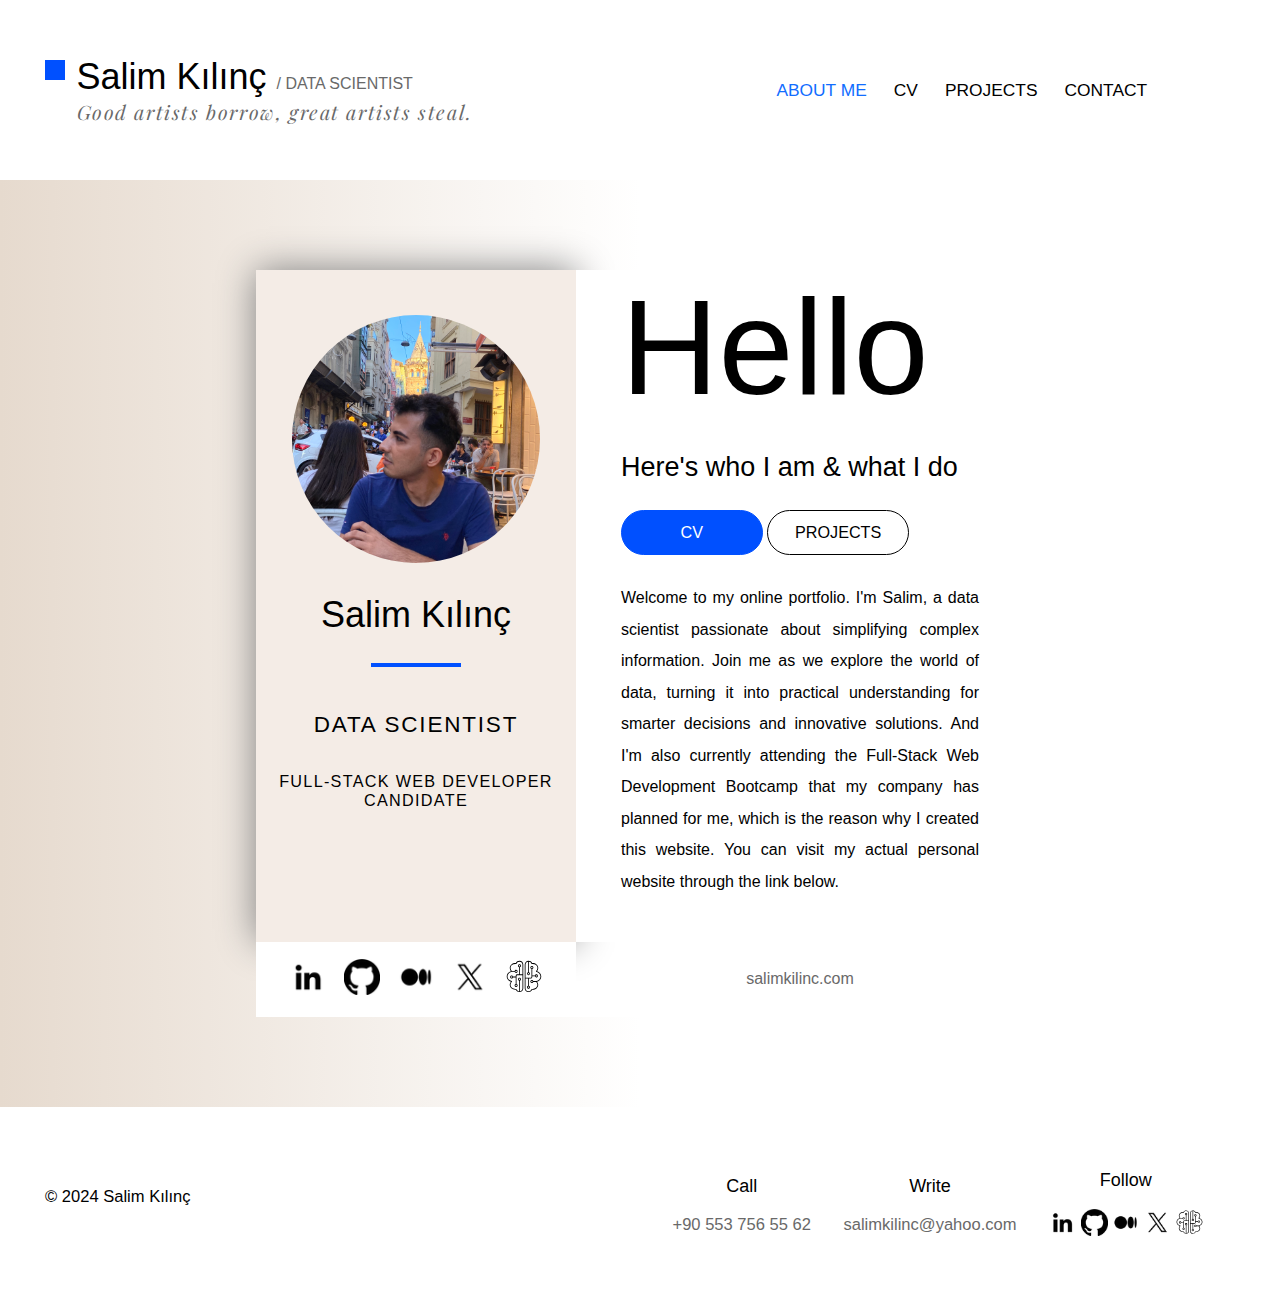
<file: index.html>
<!DOCTYPE html>
<html lang="en">
<head>
    <meta charset="UTF-8">
    <meta name="viewport" content="width=device-width, initial-scale=1.0">
    <title>About Me | SALİM KILINÇ</title>
    <link rel="icon" href="./assets/icons/salimkilinc-icon.svg">
    <link rel="stylesheet" href="./style.css">
    <link href="https://fonts.cdnfonts.com/css/avenir-lt-pro" rel="stylesheet">
    <link href="https://db.onlinewebfonts.com/c/028b4cfdfab5d1049178e9b1eb42f49e?family=Poppins+SemiBold" rel="stylesheet">
    <link rel="preconnect" href="https://fonts.googleapis.com">
    <link rel="preconnect" href="https://fonts.gstatic.com" crossorigin>
    <link href="https://fonts.googleapis.com/css2?family=Playfair+Display:ital,wght@0,400..900;1,400..900&display=swap" rel="stylesheet">
    <style>
        main {
            padding: 10vh;
            padding-left: 20vw;
            padding-right: 20vw;
            display: grid;
        }

        .outer-box{
            background-color: white;
            display: grid;
            grid-template-rows: 9fr 1fr;
            grid-template-columns: 1fr 1.4fr;
        }

        .inner-box-left {
            background-color: #f4ece6;
            display: flex;
            flex-flow: column wrap;
            align-items: center;
            box-shadow: 0 0 36px 0px grey;
        }

        .inner-box-left > * {
            margin: 0;
        }

        .inner-box-right {
            background-color: white;
            padding-left: 5vh;
            padding-right: 5vh;
            padding-bottom: 5vh;
            display: flex;
            flex-flow: column wrap;
            gap: 3vh;
        }

        .inner-box-right > * {
            margin: 0;
        }

        .inner-box-bottom {
            background-color: white;
            display: flex;
            justify-content: center;
            align-items: center;
            gap: 2vh;
        }

        .inner-box-bottom .follow-icon {
            height: 4vh;
        }

        /* .inner-box-bottom .follow-icon:hover {
            height: 4.5vh;
        } */

        .inner-box-bottom-right {
            display: flex;
            justify-content: center;
            align-items: center;
        }

        @media (max-width:800px) {
            main {
                padding: 0;
            }

            .outer-box {
                grid-template-columns: 1fr;
                grid-template-rows: auto auto auto auto;
            }

            .inner-box-right {
                align-items: center;
            }

            .inner-box-bottom {
                display: none;
            }

            .inner-box-bottom-right {
                margin-bottom: 3vh;
            }
        }
    </style>
</head>
<body>
    <header>
        <div class="header-container">
            <div class="header-item" id="h-first">
                <div class="blue-box"></div>
            </div>
            <div class="header-item" id="h-second">
                <a class="external-link" href="https://www.salimkilinc.com" target="_blank"><p><span class="name">Salim Kılınç </span>/ DATA SCIENTIST</p></a>
            </div>
            <div class="header-item" id="h-third">
                <p>Good artists borrow, great artists steal.</p>
            </div>
            <div class="header-item" id="h-fourth">
                <ul class="menu">
                    <li><a id="current-page" href="./index.html">ABOUT ME</a></li>
                    <li><a href="./public/cv.html">CV</a></li>
                    <li class="dropdown">
                        <a href="./public/projects.html">PROJECTS</a>
                        <div class="dropdown-content">
                            <a href="https://www.salimkilinc.com/building-a-recommender-system"  target="_blank">Recommender Systems</a>
                            <a href="https://www.salimkilinc.com/power-of-natural-language-processing"  target="_blank">Natural Language Processing</a>
                            <a href="https://www.salimkilinc.com/red-wine-quality-classifier" target="_blank">Balanced Classification</a>
                            <a href="https://www.salimkilinc.com/all-inclusive-imbalanced-classification" target="_blank">Imbalanced Classification</a>
                            <a href="https://www.salimkilinc.com/web-scraping-and-machine-learning" target="_blank">Web Scraping and Machine Learning</a>
                            <a href="https://www.salimkilinc.com/my-hello-world-to-data-science" target="_blank">My 'Hello World' to Data Science</a>
                        </div>
                    </li>
                    <li><a href="./public/contact.html">CONTACT</a></li>
                </ul>
            </div>
        </div>
    </header>
    <main>
        <div class="outer-box">
            <div class="inner-box-left">
                <a href="https://www.salimkilinc.com" target="_blank"><img style="height: 27.55vh; border-radius: 50%; margin-top: 5vh;" id="profile-pic" src="./assets/images/salim.jpeg" alt="A photo of Salim Kılınç in İstanbul" /></a>
                <p class="name" style="margin-top: 3vh;">Salim Kılınç</p>
                <div class="blue-box" style="height: 0.4vh; width: 10vh; margin-top: 3vh;"></div>
                <p style="font-size: 2.5vh; letter-spacing: 0.08em; margin-top: 5vh;">DATA SCIENTIST</p><br />
                <div style="text-align: center;"><p style="font-size: 1.8vh; letter-spacing: 0.08em; ">FULL-STACK WEB DEVELOPER CANDIDATE</p></div>
            </div>
            <div class="inner-box-right">
                <p style="font-family: 'Poppins SemiBold', sans-serif; font-size: 15vh;">Hello</p>
                <p style="font-size: 3vh; font-weight: bolder;">Here's who I am & what I do</p>
                <div class="button-div">
                    <a href="./public/cv.html"><button class="blue-button">CV</button></a>
                    <a href="./public/projects.html"><button class="white-button">PROJECTS</button></a>
                </div>
                <p style="text-align: justify; line-height: 3.5vh;">Welcome to my online portfolio. I'm Salim, a data scientist passionate about simplifying complex information.
                    Join me as we explore the world of data, turning it into practical understanding for smarter decisions and innovative solutions.
                    And I'm also currently attending the Full-Stack Web Development Bootcamp that my company has planned for me, which is the reason why I created this website.
                    You can visit my actual personal website through the link below. 
                </p>
            </div>
            <div class="inner-box-bottom">
                <a class="external-link" href="https://www.linkedin.com/in/salimkilinc/" target="_blank"><img class="follow-icon" src="./assets/icons/linkedin-icon.png" alt="LinkedIn Icon"></a>
                <a class="external-link" href="https://github.com/salimkilinc" target="_blank"><img class="follow-icon" src="./assets/icons/github-icon.png" alt="GitHub Icon"></a>
                <a class="external-link" href="https://medium.com/@salimkilinc" target="_blank"><img class="follow-icon" src="./assets/icons/medium-icon-png.webp" alt="Medium Icon"></a>
                <a class="external-link" href="https://twitter.com/salimkilinc" target="_blank"><img class="follow-icon" src="./assets/icons/x-icon.png" alt="X Icon"></a>
                <a class="external-link" href="https://www.salimkilinc.com" target="_blank"><img class="follow-icon" src="./assets/icons/salimkilinc-icon.svg" alt="salimkilinc.com Icon"></a>
            </div>
            <div class="inner-box-bottom-right">
                <a class="external-link" href="https://www.salimkilinc.com" target="_blank">salimkilinc.com</a>
            </div>
        </div>
    </main>
    <footer>
        <div class="footer-container">
            <div class="footer-item" id="f-first">
                <p class="copyright">© 2024 Salim Kılınç</p>
            </div>
            <div class="footer-item" id="f-second">
                <div class="call-div">
                    <p class="cwf">Call</p>
                    <a class="external-link" href="tel:+90-553-7565562">+90 553 756 55 62</a>
                </div>
                <div class="write-div">
                    <p class="cwf">Write</p>
                    <a class="external-link" href="mailto:salimkilinc@yahoo.com">salimkilinc@yahoo.com</a>
                </div>
                <div class="follow-div">
                    <p class="cwf">Follow</p>
                    <a class="external-link" href="https://www.linkedin.com/in/salimkilinc/" target="_blank"><img class="follow-icon" src="./assets/icons/linkedin-icon.png" alt="LinkedIn Icon"></a>
                    <a class="external-link" href="https://github.com/salimkilinc" target="_blank"><img class="follow-icon" src="./assets/icons/github-icon.png" alt="GitHub Icon"></a>
                    <a class="external-link" href="https://medium.com/@salimkilinc" target="_blank"><img class="follow-icon" src="./assets/icons/medium-icon-png.webp" alt="Medium Icon"></a>
                    <a class="external-link" href="https://twitter.com/salimkilinc" target="_blank"><img class="follow-icon" src="./assets/icons/x-icon.png" alt="X Icon"></a>
                    <a class="external-link" href="https://www.salimkilinc.com" target="_blank"><img class="follow-icon" src="./assets/icons/salimkilinc-icon.svg" alt="salimkilinc.com Icon"></a>
                </div>
            </div>
        </div>
    </footer>

<script src="https://ajax.googleapis.com/ajax/libs/jquery/3.7.1/jquery.min.js"></script>
<script>
    $(".inner-box-bottom .follow-icon").on("mouseover", function () {
        $(this).css("height", "4.5vh")
    });

    $(".inner-box-bottom .follow-icon").on("mouseout", function () {
        $(this).css("height", "4vh")
    });
</script>
<script src="./script.js"></script>
</body>
</html>
</file>
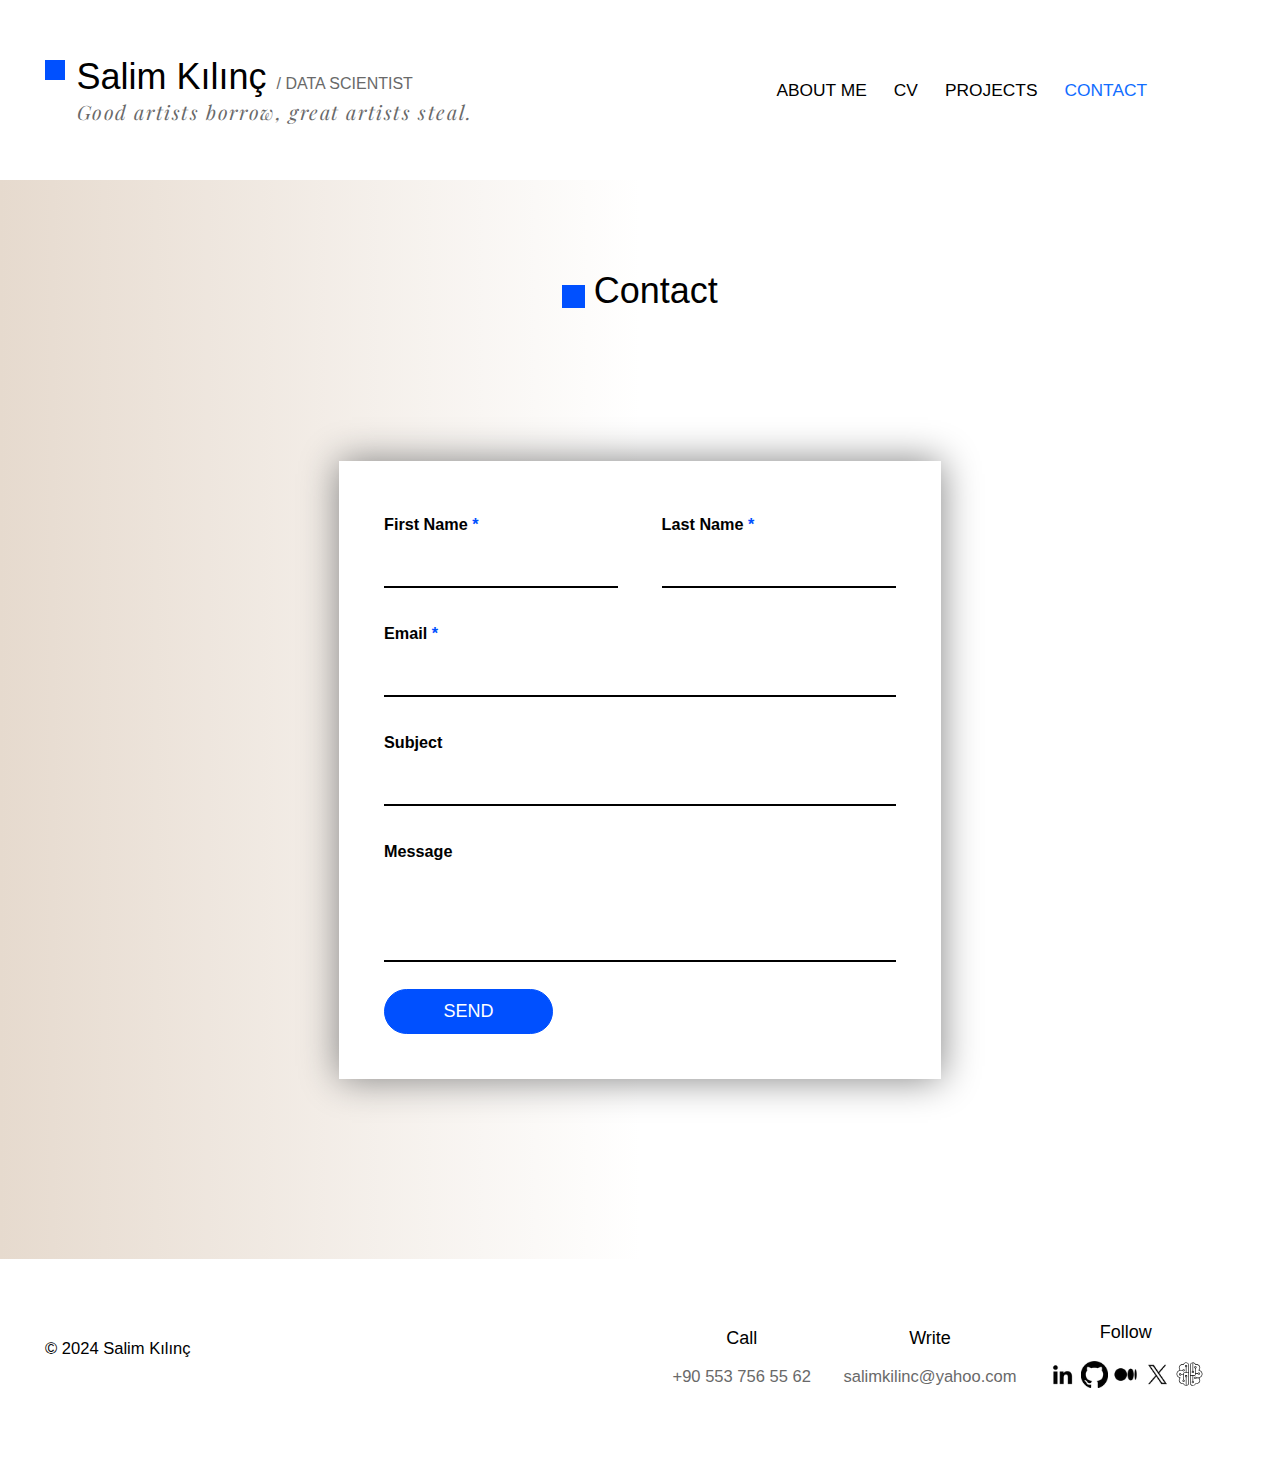
<file: public/contact.html>
<!DOCTYPE html>
<html lang="en">
<head>
    <meta charset="UTF-8">
    <meta name="viewport" content="width=device-width, initial-scale=1.0">
    <title>Contact | SALİM KILINÇ</title>
    <link rel="icon" href="../assets/icons/salimkilinc-icon.svg">
    <link rel="stylesheet" href="../style.css">
    <link href="https://fonts.cdnfonts.com/css/avenir-lt-pro" rel="stylesheet">
    <link href="https://db.onlinewebfonts.com/c/028b4cfdfab5d1049178e9b1eb42f49e?family=Poppins+SemiBold" rel="stylesheet">
    <link rel="preconnect" href="https://fonts.googleapis.com">
    <link rel="preconnect" href="https://fonts.gstatic.com" crossorigin>
    <link href="https://fonts.googleapis.com/css2?family=Playfair+Display:ital,wght@0,400..900;1,400..900&display=swap" rel="stylesheet">
    <style>
        main {
            padding: 10vh;
            padding-left: 20vw;
            padding-right: 20vw;
            display: grid;
        }

        .heading-intro {
            display: flex;
            flex-direction: column;
            align-items: center;
            text-align: center;
        }
        
        .heading {
            display: flex;
        }

        .heading > p {
            margin: 0;
            font-family: "Poppins SemiBold", sans-serif;
            font-size: 4vh;
        }

        .contact {
            margin-top: 10vh;
            margin-bottom: 5vh;
            display: flex;
            justify-content: center;
        }

        .contact-form {
            background-color: white;
            text-align: justify;
            line-height: 4vh;
            padding: 5vh;
            margin-top: 5vh;
            margin-bottom: 5vh;
            box-shadow: 0 0 36px 0px grey;
            display: flex;
            flex-direction: column;
            justify-content: space-between;
            gap: 3vh;
            min-height: 50vh;
            min-width: 40vw;
        }

        .contact-form > p {
            margin: 0;
        }

        .info {
            display: flex;
            flex-direction: column;
            gap: 3vh;
            font-size: 1.8vh;
            font-weight: bold;
        }

        input, textarea {
            color: #0050ff;
            font-family: 'Avenir LT Pro', sans-serif;
            border-style: solid;
            border-width: 2px;
            border-color: black;
            border-top: none;
            border-left: none;
            border-right: none;
            outline: none;
        }

        textarea {
            resize: none;
        }

        .blue-button {
            font-size: 2vh;
            font-weight: normal;
        }

        .full-name {
            display: flex;
            justify-content: space-between;
        }

        .full-name input {
            min-width: 18vw;
        }

        @media (max-width:800px) {
            main {
                padding-left: 5vw;
                padding-right: 5vw;
            }

            .full-name {
                flex-direction: column;
                gap: 3vh;
            }

            .contact-form {
                max-width: 70vw;
            }
        }
    </style>
</head>
<body>
    <header>
        <div class="header-container">
            <div class="header-item" id="h-first">
                <div class="blue-box"></div>
            </div>
            <div class="header-item" id="h-second">
                <a class="external-link" href="https://www.salimkilinc.com" target="_blank"><p><span class="name">Salim Kılınç </span>/ DATA SCIENTIST</p></a>
            </div>
            <div class="header-item" id="h-third">
                <p>Good artists borrow, great artists steal.</p>
            </div>
            <div class="header-item" id="h-fourth">
                <ul class="menu">
                    <li><a href="../index.html">ABOUT ME</a></li>
                    <li><a href="./cv.html">CV</a></li>
                    <li class="dropdown">
                        <a href="./projects.html">PROJECTS</a>
                        <div class="dropdown-content">
                            <a href="https://www.salimkilinc.com/building-a-recommender-system"  target="_blank">Recommender Systems</a>
                            <a href="https://www.salimkilinc.com/power-of-natural-language-processing"  target="_blank">Natural Language Processing</a>
                            <a href="https://www.salimkilinc.com/red-wine-quality-classifier" target="_blank">Balanced Classification</a>
                            <a href="https://www.salimkilinc.com/all-inclusive-imbalanced-classification" target="_blank">Imbalanced Classification</a>
                            <a href="https://www.salimkilinc.com/web-scraping-and-machine-learning" target="_blank">Web Scraping and Machine Learning</a>
                            <a href="https://www.salimkilinc.com/my-hello-world-to-data-science" target="_blank">My 'Hello World' to Data Science</a>
                        </div>
                    </li>
                    <li><a id="current-page" href="./contact.html">CONTACT</a></li>
                </ul>
            </div>
        </div>
    </header>
    <main>
        <section class="heading-intro">
            <div class="heading">
                <div class="blue-box-large"></div>
                <p>Contact</p>
            </div>
        </section>
        <section class="contact">
            <div class="contact-form">
                <div class="full-name">
                    <div class="info">
                        <label for="first-name">First Name<span style="color: #0050ff;"> * </span></label>
                        <input type="text" name="first-name" required id="first-name" />
                    </div>
                    <div class="info">
                        <label for="last-name">Last Name<span style="color: #0050ff;"> * </span></label>
                        <input type="text" name="last-name" required id="last-name" />
                    </div>
                </div>
                <div class="info">
                    <label for="email">Email<span style="color: #0050ff;"> * </span></label>
                    <input type="email" name="email" required id="email" />
                </div>
                <div class="info">
                    <label for="subject">Subject</label>
                    <input type="text" name="subject" id="subject" />
                </div>
                <div class="info">
                    <label for="message">Message</label>
                    <textarea id="message" name="message" rows="4" cols="50"></textarea>
                </div>
                <div class="info">
                    <button class="blue-button">SEND</button>
                </div>
            </div>
        </section>
    </main>
    <footer>
        <div class="footer-container">
            <div class="footer-item" id="f-first">
                <p class="copyright">© 2024 Salim Kılınç</p>
            </div>
            <div class="footer-item" id="f-second">
                <div class="call-div">
                    <p class="cwf">Call</p>
                    <a class="external-link" href="tel:+90-553-7565562">+90 553 756 55 62</a>
                </div>
                <div class="write-div">
                    <p class="cwf">Write</p>
                    <a class="external-link" href="mailto:salimkilinc@yahoo.com">salimkilinc@yahoo.com</a>
                </div>
                <div class="follow-div">
                    <p class="cwf">Follow</p>
                    <a class="external-link" href="https://www.linkedin.com/in/salimkilinc/" target="_blank"><img class="follow-icon" src="../assets/icons/linkedin-icon.png" alt="LinkedIn Icon"></a>
                    <a class="external-link" href="https://github.com/salimkilinc" target="_blank"><img class="follow-icon" src="../assets/icons/github-icon.png" alt="GitHub Icon"></a>
                    <a class="external-link" href="https://medium.com/@salimkilinc" target="_blank"><img class="follow-icon" src="../assets/icons/medium-icon-png.webp" alt="Medium Icon"></a>
                    <a class="external-link" href="https://twitter.com/salimkilinc" target="_blank"><img class="follow-icon" src="../assets/icons/x-icon.png" alt="X Icon"></a>
                    <a class="external-link" href="https://www.salimkilinc.com" target="_blank"><img class="follow-icon" src="../assets/icons/salimkilinc-icon.svg" alt="salimkilinc.com Icon"></a>
                </div>
            </div>
        </div>
    </footer>

<script src="https://ajax.googleapis.com/ajax/libs/jquery/3.7.1/jquery.min.js"></script>
<script>
    $("input, textarea").on("mouseover", function () {
        $(this).css({
            "border-width": "3px",
            "border-color": "#0050ff" 
        });
    });

    $("input, textarea").on("mouseout", function () {
        if (!$(this).is(":focus")) {
            $(this).css({
                "border-width": "2px",
                "border-color": "black" 
            });
        }
    });

    $("input, textarea").on("focusin", function () {
        $(this).css({
            "border-width": "3px",
            "border-color": "#0050ff" 
        });
    });

    $("input, textarea").on("focusout", function () {
        $(this).css({
            "border-width": "2px",
            "border-color": "black" 
        });

        if ($(this).val().trim() === "" && $(this).attr("required")) {
            $(this).css("border-color", "red");
        }
    });

</script>
<script src="../script.js"></script>
</body>
</html>
</file>
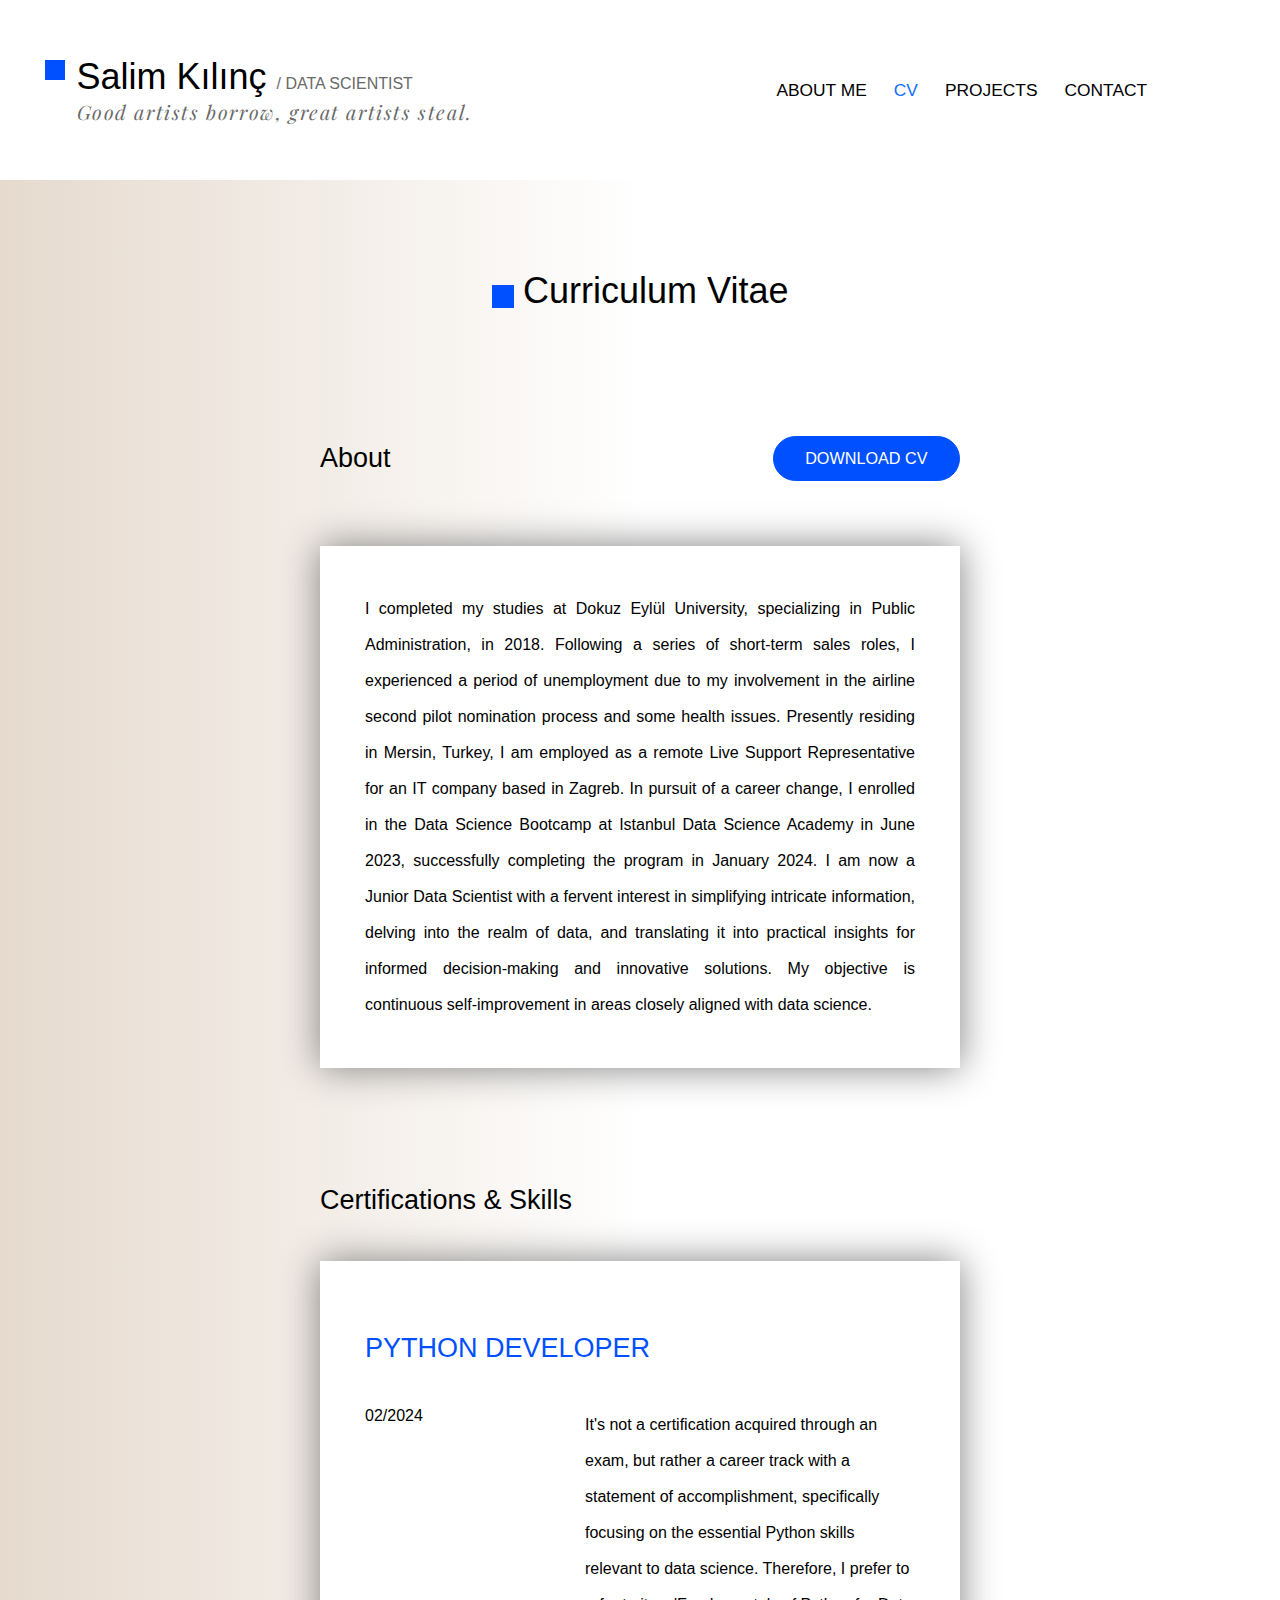
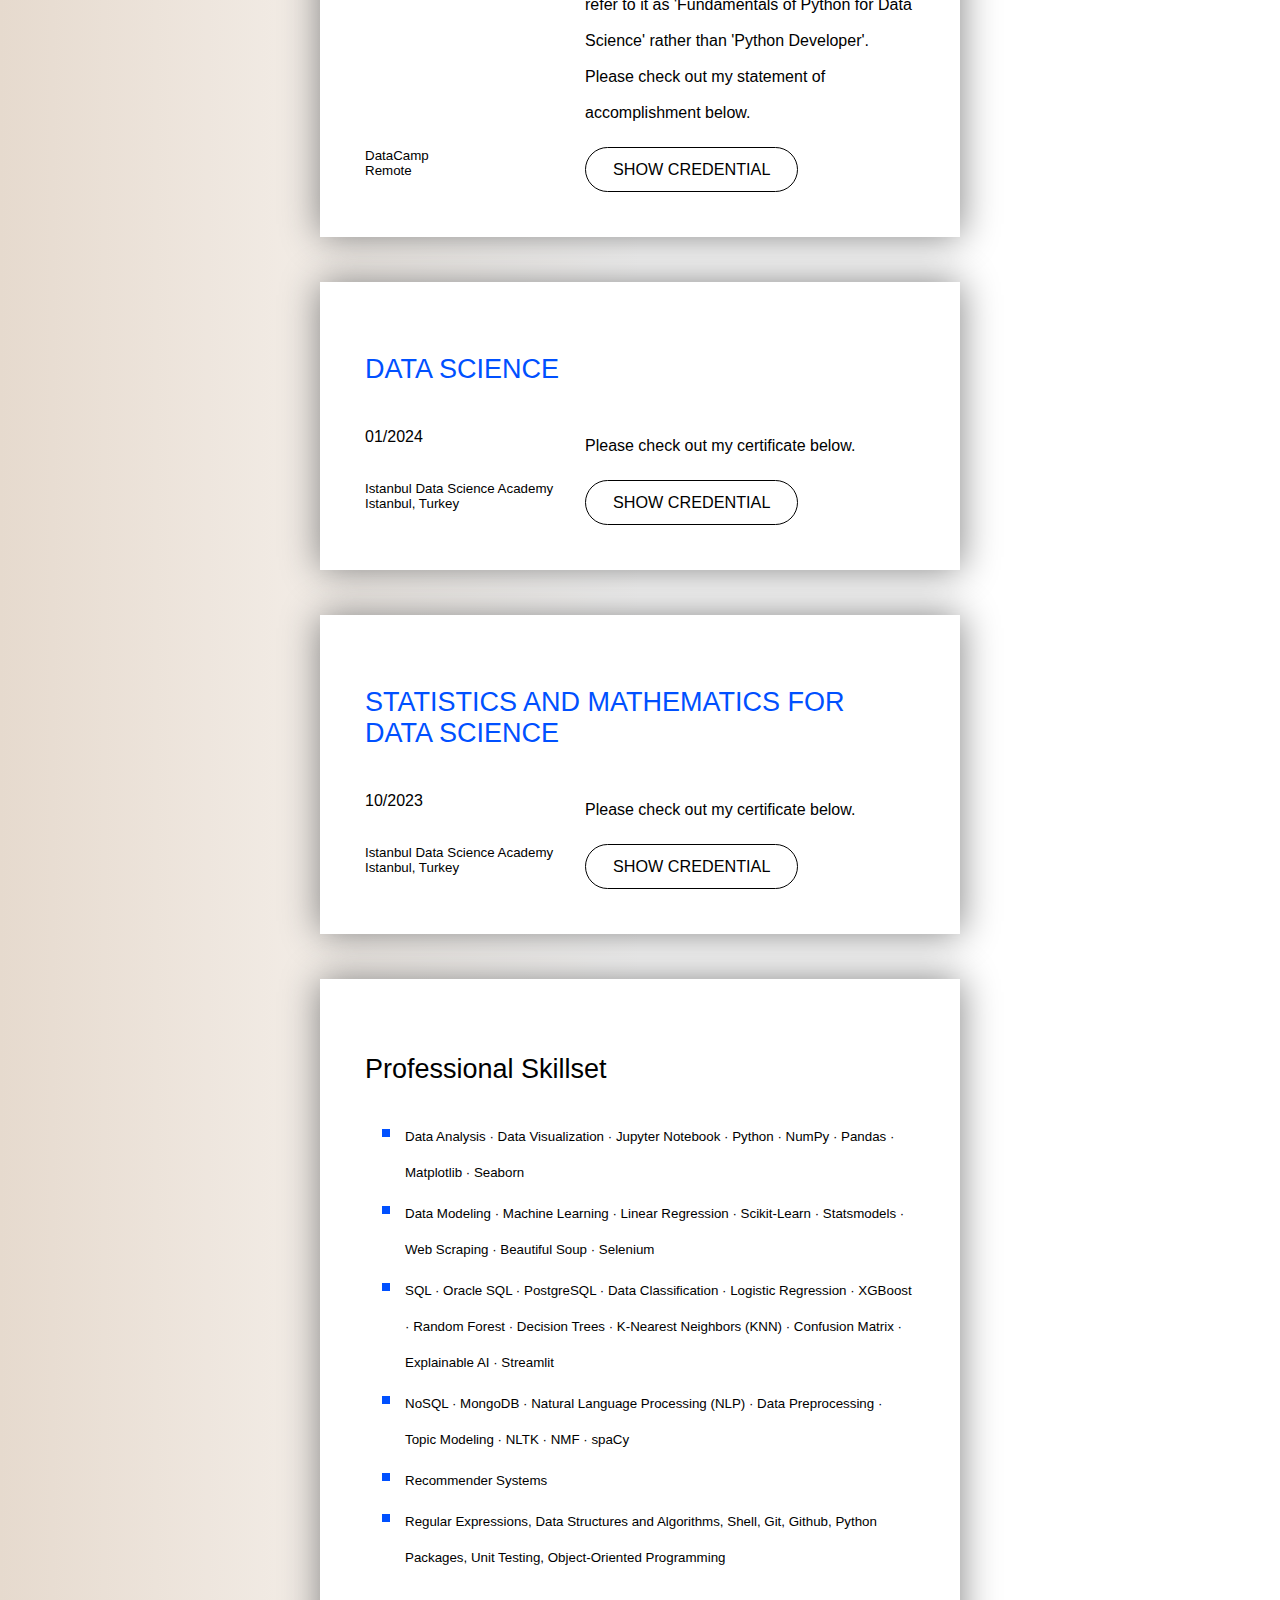
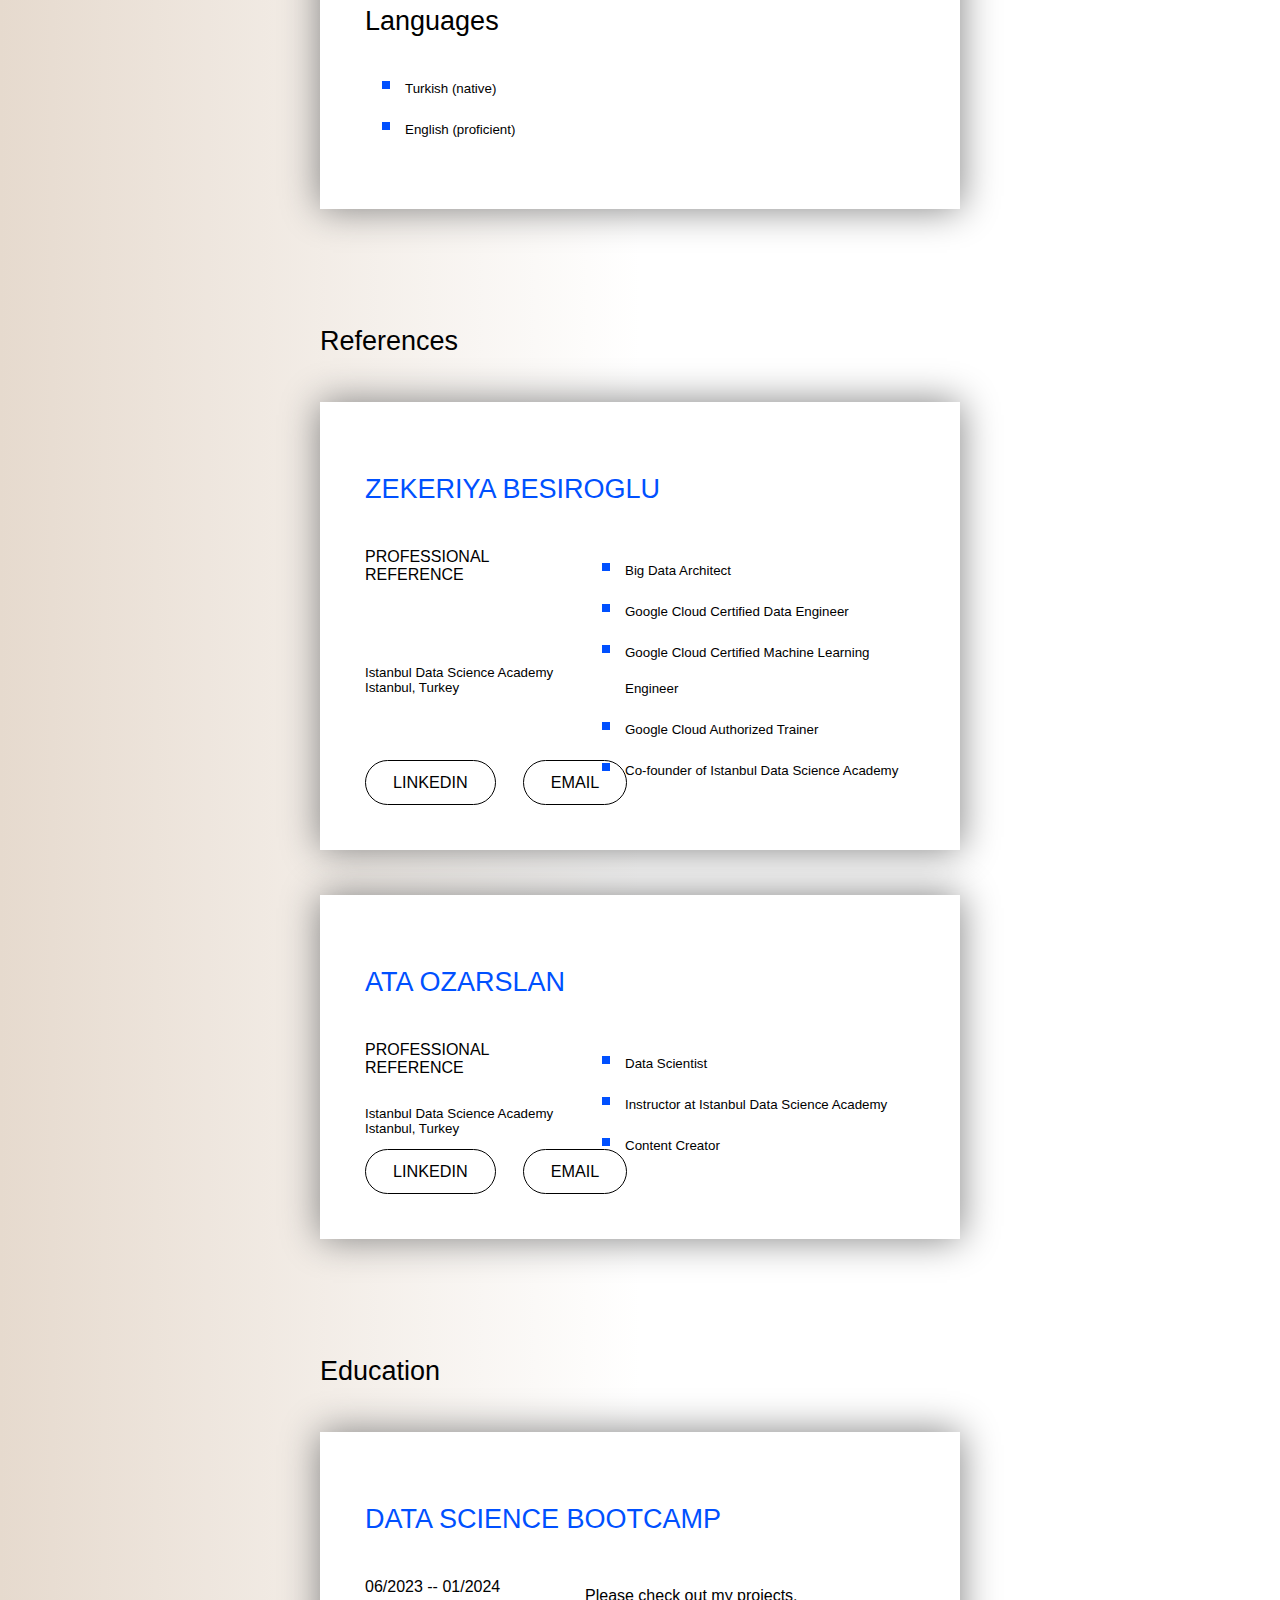
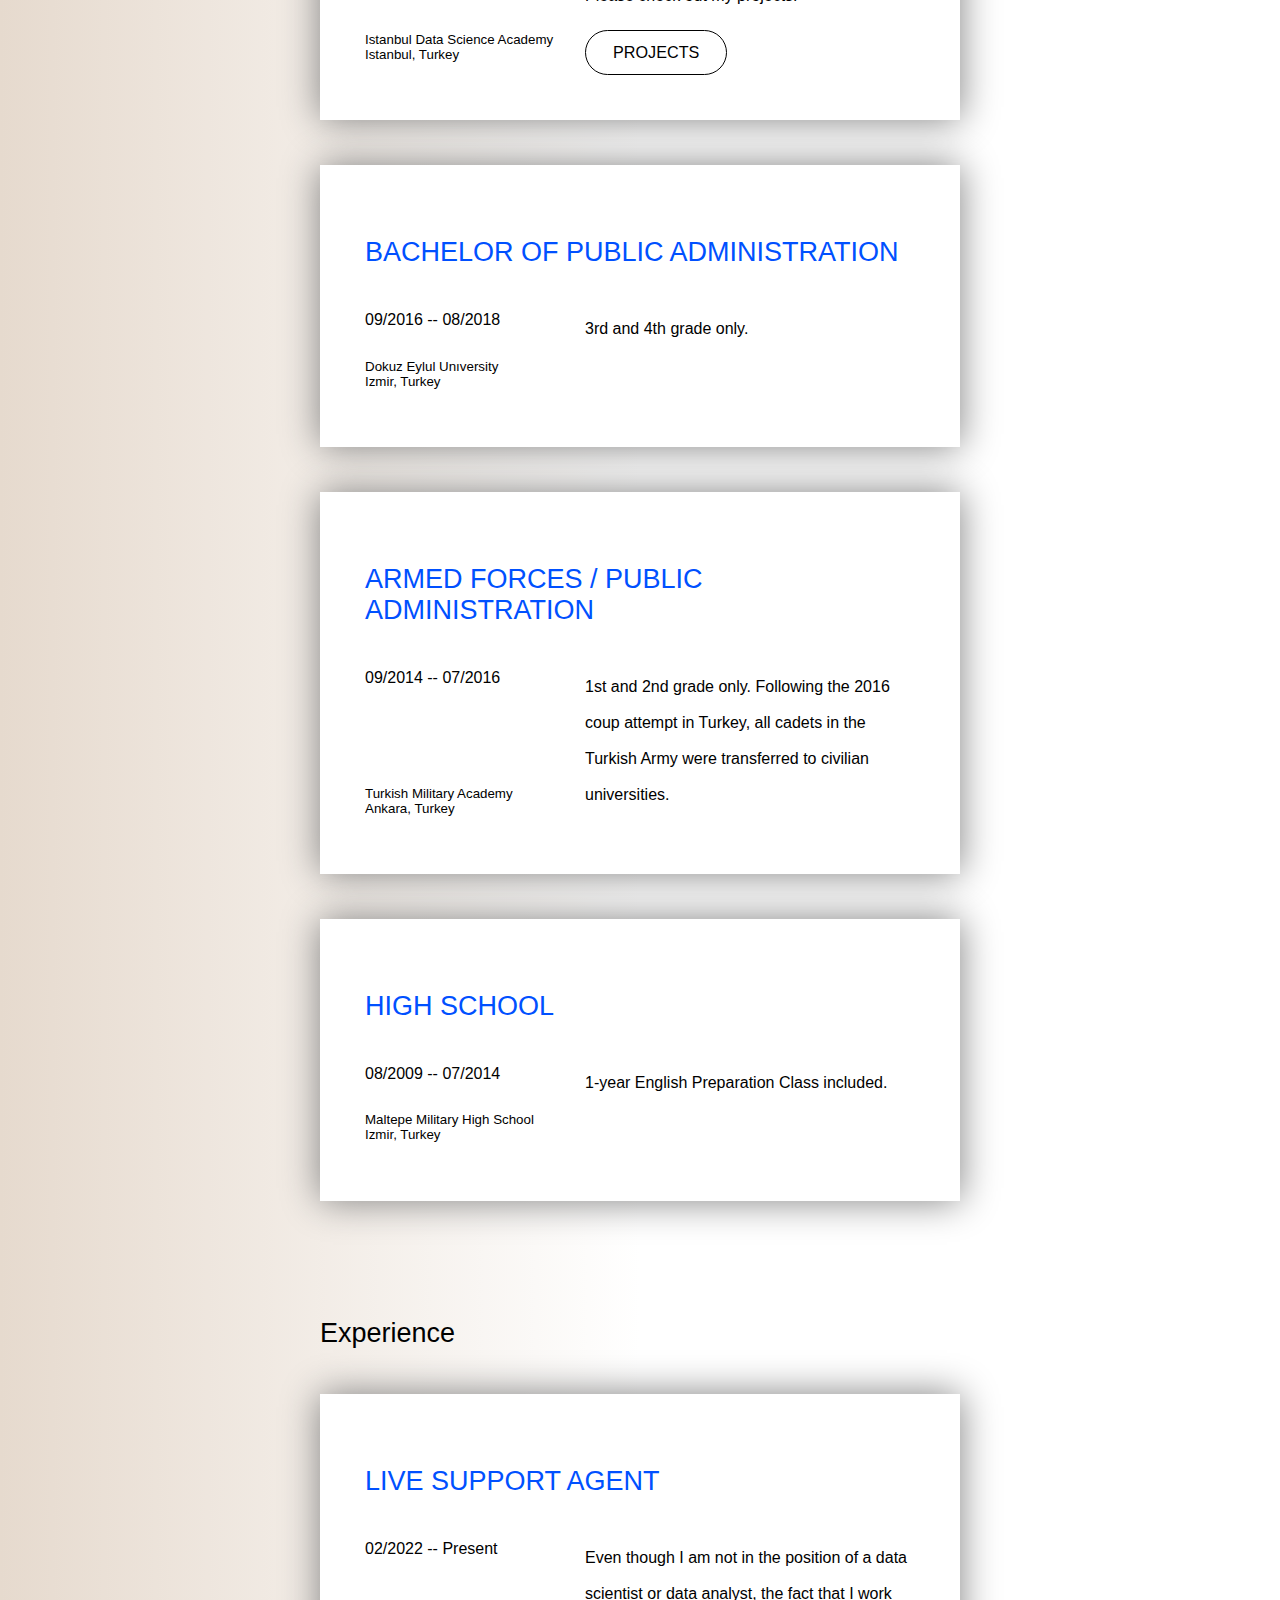
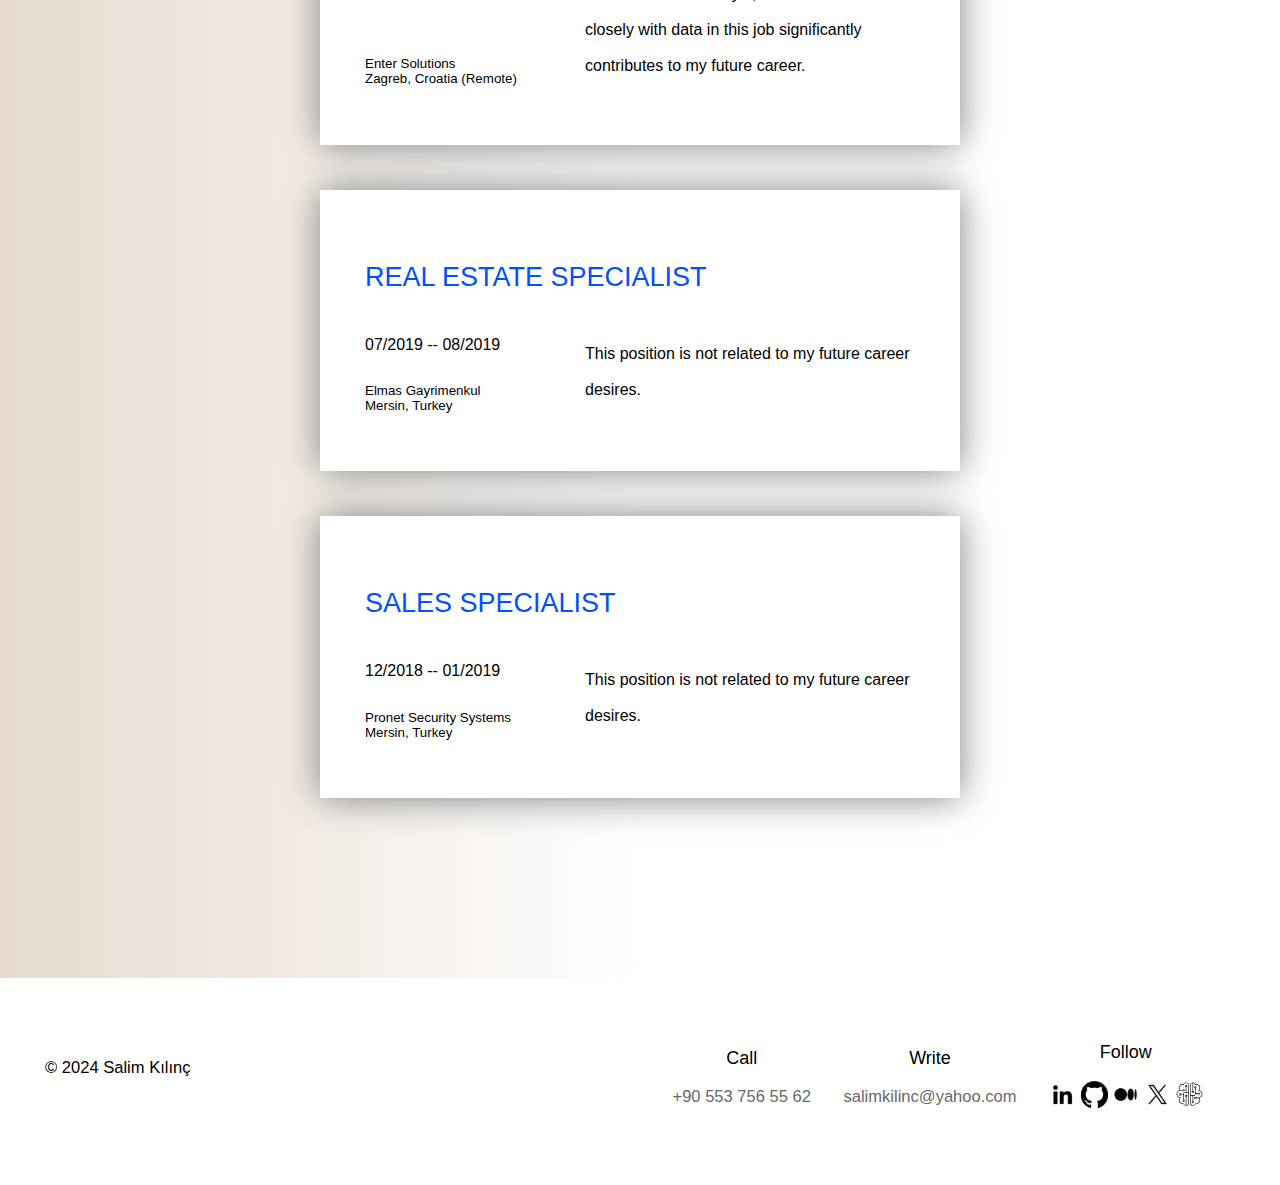
<file: public/cv.html>
<!DOCTYPE html>
<html lang="en">
<head>
    <meta charset="UTF-8">
    <meta name="viewport" content="width=device-width, initial-scale=1.0">
    <title>CV | SALİM KILINÇ</title>
    <link rel="icon" href="../assets/icons/salimkilinc-icon.svg">
    <link rel="stylesheet" href="../style.css">
    <link href="https://fonts.cdnfonts.com/css/avenir-lt-pro" rel="stylesheet">
    <link href="https://db.onlinewebfonts.com/c/028b4cfdfab5d1049178e9b1eb42f49e?family=Poppins+SemiBold" rel="stylesheet">
    <link rel="preconnect" href="https://fonts.googleapis.com">
    <link rel="preconnect" href="https://fonts.gstatic.com" crossorigin>
    <link href="https://fonts.googleapis.com/css2?family=Playfair+Display:ital,wght@0,400..900;1,400..900&display=swap" rel="stylesheet">
    <style>
        main {
            padding: 10vh;
            padding-left: 25vw;
            padding-right: 25vw;
            display: grid;
        }

        .heading-intro {
            display: flex;
            flex-direction: column;
            align-items: center;
            text-align: center;
        }
        
        .heading {
            display: flex;
        }

        .heading > p {
            margin: 0;
            font-family: "Poppins SemiBold", sans-serif;
            font-size: 4vh;
        }

        .about {
            margin-top: 10vh;
            margin-bottom: 5vh;
        }

        .sub-heading > p {
            font-family: "Poppins SemiBold", sans-serif;
            font-size: 3vh;
        }

        .download-cv {
            display: flex;
            align-items: center;
            justify-content: space-between;
        }

        .blue-button {
            padding-left: 3.5vh;
            padding-right: 3.5vh;
        }

        .about-box {
            background-color: white;
            text-align: justify;
            line-height: 4vh;
            padding: 5vh;
            margin-top: 5vh;
            margin-bottom: 5vh;
            box-shadow: 0 0 36px 0px grey;
        }

        .about-box > p {
            margin: 0;
        }

        .outer-box {
            background-color: white;
            padding: 5vh;
            margin-top: 5vh;
            margin-bottom: 5vh;
            box-shadow: 0 0 36px 0px grey;
            display: grid;
            grid-template-rows: auto auto;
            grid-template-columns: 40% 60%;
        }

        .inner-box-top {
            grid-column: span 2;
            color: #0050ff;
            font-family: "Poppins SemiBold", sans-serif;
            font-size: 3vh;
        }

        .inner-box-left {
            display: flex;
            flex-direction: column;
            justify-content: space-between;
        }

        .inner-box-right {
            display: flex;
            flex-direction: column;
            line-height: 4vh;
        }

        .skills-certifications {
            margin-bottom: 5vh;
        }

        .skill-box {
            background-color: white;
            line-height: 4vh;
            padding: 5vh;
            margin-top: 5vh;
            margin-bottom: 5vh;
            box-shadow: 0 0 36px 0px grey;
        }

        li {
            list-style-type: square;
            font-size: smaller;
        }

        .menu li {
            list-style-type: none;
        }

        li::marker {
            color: #0050ff;
            font-size: 3vh;
        }

        .references {
            margin-bottom: 5vh;
        }

        .ref-contact {
            display: flex;
            gap: 3vh;
        }

        .education {
            margin-bottom: 5vh;
        }

        .experience {
            margin-bottom: 5vh;
        }

        @media (max-width:800px) {
            main {
                padding-left: 5vw;
                padding-right: 5vw;
            }

            .about, .skills-certifications, .references, .education, .experience {
                margin-top: 2.5vh;
                margin-bottom: 0;
            }

            .about-box {
                line-height: 2.5vh;
                padding: 5vw;
                margin-top: 2.5vh;
                margin-bottom: 2.5vh;
                text-align: center;
            }

            .outer-box {
                padding: 5vw;
                margin-top: 5vw;
                margin-bottom: 5vw;
                display: flex;
                flex-direction: column;
                text-align: center;
            }

            .inner-box-top > p {
                margin: 0;
                font-size: 2vh;
            }

            .inner-box-left {
                display: flex;
                flex-direction: row;
                justify-content: center;
                gap: 10vw;
            }

            .inner-box-right {
                line-height: 2.5vh;
            }

            .reference-item.inner-box-left {
                flex-direction: column;
                gap: 0;
            }

            .ref-contact {
                display: flex;
                justify-content: center;
                
            }

            li {
                text-align: left;
            }

            .skill-box {
                line-height: 2.5vh;
                padding: 5vw;
                margin-top: 5vw;
                margin-bottom: 5vw;
            }
        }
    </style>
</head>
<body>
    <header>
        <div class="header-container">
            <div class="header-item" id="h-first">
                <div class="blue-box"></div>
            </div>
            <div class="header-item" id="h-second">
                <a class="external-link" href="https://www.salimkilinc.com" target="_blank"><p><span class="name">Salim Kılınç </span>/ DATA SCIENTIST</p></a>
            </div>
            <div class="header-item" id="h-third">
                <p>Good artists borrow, great artists steal.</p>
            </div>
            <div class="header-item" id="h-fourth">
                <ul class="menu">
                    <li><a href="../index.html">ABOUT ME</a></li>
                    <li><a id="current-page" href="./cv.html">CV</a></li>
                    <li class="dropdown">
                        <a href="./projects.html">PROJECTS</a>
                        <div class="dropdown-content">
                            <a href="https://www.salimkilinc.com/building-a-recommender-system"  target="_blank">Recommender Systems</a>
                            <a href="https://www.salimkilinc.com/power-of-natural-language-processing"  target="_blank">Natural Language Processing</a>
                            <a href="https://www.salimkilinc.com/red-wine-quality-classifier" target="_blank">Balanced Classification</a>
                            <a href="https://www.salimkilinc.com/all-inclusive-imbalanced-classification" target="_blank">Imbalanced Classification</a>
                            <a href="https://www.salimkilinc.com/web-scraping-and-machine-learning" target="_blank">Web Scraping and Machine Learning</a>
                            <a href="https://www.salimkilinc.com/my-hello-world-to-data-science" target="_blank">My 'Hello World' to Data Science</a>
                        </div>
                    </li>
                    <li><a href="./contact.html">CONTACT</a></li>
                </ul>
            </div>
        </div>
    </header>
    <main>
        <section class="heading-intro">
            <div class="heading">
                <div class="blue-box-large"></div>
                <p>Curriculum Vitae</p>
            </div>
        </section>
        <section class="about">
            <div class="sub-heading download-cv">
                <p>About</p>
                <a href="../assets/documents/Salim Kilinc-CV.docx"><button class="blue-button">DOWNLOAD CV</button></a>
            </div>
            <div class="about-box">
                <p>
                    I completed my studies at Dokuz Eylül University, specializing in Public Administration, in 2018. 
                    Following a series of short-term sales roles, I experienced a period of unemployment due to my involvement in the airline second pilot nomination process and some health issues. 
                    Presently residing in Mersin, Turkey, I am employed as a remote Live Support Representative for an IT company based in Zagreb. In pursuit of a career change, 
                    I enrolled in the Data Science Bootcamp at Istanbul Data Science Academy in June 2023, successfully completing the program in January 2024. 
                    I am now a Junior Data Scientist with a fervent interest in simplifying intricate information, delving into the realm of data, and translating it into practical insights for informed decision-making and innovative solutions. 
                    My objective is continuous self-improvement in areas closely aligned with data science.
                </p>
            </div>
        </section>
        <section class="skills-certifications">
            <div class="sub-heading">
                <p>Certifications & Skills</p>
            </div>
            <div class="outer-box certificate-box">
                <div class="certificate-item inner-box-top">
                    <p>PYTHON DEVELOPER</p>
                </div>
                <div class="certificate-item inner-box-left">
                    <p>02/2024</p>
                    <p style="font-size: smaller;">DataCamp<br />Remote</p>
                </div>
                <div class="certificate-item inner-box-right">
                    <p>It's not a certification acquired through an exam, but rather a career track with a statement of accomplishment, specifically focusing on the essential Python skills relevant to data science. 
                        Therefore, I prefer to refer to it as 'Fundamentals of Python for Data Science' rather than 'Python Developer'. Please check out my statement of accomplishment below.
                    </p>
                    <a href="https://www.datacamp.com/statement-of-accomplishment/track/c1534329247239d7edb6a3750232e21760cd5093?raw=1" target="_blank"><button class="white-button">SHOW CREDENTIAL</button></a>
                </div>
            </div>
            <div class="outer-box certificate-box">
                <div class="certificate-item inner-box-top">
                    <p>DATA SCIENCE</p>
                </div>
                <div class="certificate-item inner-box-left">
                    <p>01/2024</p>
                    <p style="font-size: smaller;">Istanbul Data Science Academy<br />Istanbul, Turkey</p>
                </div>
                <div class="certificate-item inner-box-right">
                    <p>Please check out my certificate below.</p>
                    <a href="https://istdatascience.com/certificate/DSMAY23SK001.pdf" target="_blank"><button class="white-button">SHOW CREDENTIAL</button></a>
                </div>
            </div>
            <div class="outer-box certificate-box">
                <div class="certificate-item inner-box-top">
                    <p>STATISTICS AND MATHEMATICS FOR DATA SCIENCE</p>
                </div>
                <div class="certificate-item inner-box-left">
                    <p>10/2023</p>
                    <p style="font-size: smaller;">Istanbul Data Science Academy<br />Istanbul, Turkey</p>
                </div>
                <div class="certificate-item inner-box-right">
                    <p>Please check out my certificate below.</p>
                    <a href="https://istdatascience.com/certificates/3457539762ddc786403e969d7389c310/" target="_blank"><button class="white-button">SHOW CREDENTIAL</button></a>
                </div>
            </div>
            <div class="skill-box">
                <div class="sub-heading">
                    <p>Professional Skillset</p>
                </div>
                <div class="skill-div">
                    <ul>
                        <li>Data Analysis · Data Visualization · Jupyter Notebook · Python · NumPy · Pandas · Matplotlib · Seaborn</li>
                        <li>Data Modeling · Machine Learning · Linear Regression · Scikit-Learn · Statsmodels · Web Scraping · Beautiful Soup · Selenium</li>
                        <li>SQL · Oracle SQL · PostgreSQL · Data Classification · Logistic Regression · XGBoost · Random Forest · Decision Trees · K-Nearest Neighbors (KNN) · Confusion Matrix · Explainable AI · Streamlit</li>
                        <li>NoSQL · MongoDB · Natural Language Processing (NLP) · Data Preprocessing · Topic Modeling · NLTK · NMF · spaCy</li>
                        <li>Recommender Systems</li>
                        <li>Regular Expressions, Data Structures and Algorithms, Shell, Git, Github, Python Packages, Unit Testing, Object-Oriented Programming</li>
                    </ul>
                </div>
                <div class="sub-heading">
                    <p>Languages</p>
                </div>
                <div class="language-div">
                    <ul>
                        <li>Turkish (native)</li>
                        <li>English (proficient)</li>
                    </ul>
                </div>
            </div>
        </section>
        <section class="references">
            <div class="sub-heading">
                <p>References</p>
            </div>
            <div class="outer-box reference-box">
                <div class="reference-item inner-box-top">
                    <p>ZEKERIYA BESIROGLU</p>
                </div>
                <div class="reference-item inner-box-left">
                    <p>PROFESSIONAL REFERENCE</p>
                    <p style="font-size: smaller;">Istanbul Data Science Academy<br />Istanbul, Turkey</p>
                    <div class="ref-contact">
                        <a href="https://www.linkedin.com/in/zekeriyabesiroglu/" target="_blank"><button class="white-button">LINKEDIN</button></a>
                        <a href="mailto:zekeriyabesiroglu@gmail.com"><button class="white-button">EMAIL</button></a>
                    </div>
                </div>
                <div class="reference-item inner-box-right">
                    <ul>
                        <li>Big Data Architect</li>
                        <li>Google Cloud Certified Data Engineer</li>
                        <li>Google Cloud Certified Machine Learning Engineer</li>
                        <li>Google Cloud Authorized Trainer</li>
                        <li>Co-founder of Istanbul Data Science Academy</li>
                    </ul>
                </div>
            </div>
            <div class="outer-box reference-box">
                <div class="reference-item inner-box-top">
                    <p>ATA OZARSLAN</p>
                </div>
                <div class="reference-item inner-box-left">
                    <p>PROFESSIONAL REFERENCE</p>
                    <p style="font-size: smaller;">Istanbul Data Science Academy<br />Istanbul, Turkey</p>
                    <div class="ref-contact">
                        <a href="https://www.linkedin.com/in/ataozarslan/" target="_blank"><button class="white-button">LINKEDIN</button></a>
                        <a href="mailto:ata.ozarslan@istdsa.com"><button class="white-button">EMAIL</button></a>
                    </div>
                </div>
                <div class="reference-item inner-box-right">
                    <ul>
                        <li>Data Scientist</li>
                        <li>Instructor at Istanbul Data Science Academy</li>
                        <li>Content Creator</li>
                    </ul>
                </div>
            </div>
        </section>
        <section class="education">
            <div class="sub-heading">
                <p>Education</p>
            </div>
            <div class="outer-box education-box">
                <div class="education-item inner-box-top">
                    <p>DATA SCIENCE BOOTCAMP</p>
                </div>
                <div class="education-item inner-box-left">
                    <p>06/2023 -- 01/2024</p>
                    <p style="font-size: smaller;">Istanbul Data Science Academy<br />Istanbul, Turkey</p>
                </div>
                <div class="education-item inner-box-right">
                    <p>Please check out my projects.</p>
                    <a href="./projects.html"><button class="white-button">PROJECTS</button></a>
                </div>
            </div>
            <div class="outer-box education-box">
                <div class="education-item inner-box-top">
                    <p>BACHELOR OF PUBLIC ADMINISTRATION</p>
                </div>
                <div class="education-item inner-box-left">
                    <p>09/2016 -- 08/2018</p>
                    <p style="font-size: smaller;">Dokuz Eylul Unıversity<br />Izmir, Turkey</p>
                </div>
                <div class="education-item inner-box-right">
                    <p>3rd and 4th grade only.</p>
                </div>
            </div>
            <div class="outer-box education-box">
                <div class="education-item inner-box-top">
                    <p>ARMED FORCES / PUBLIC ADMINISTRATION</p>
                </div>
                <div class="education-item inner-box-left">
                    <p>09/2014 -- 07/2016</p>
                    <p style="font-size: smaller;">Turkish Military Academy<br />Ankara, Turkey</p>
                </div>
                <div class="education-item inner-box-right">
                    <p>1st and 2nd grade only. Following the 2016 coup attempt in Turkey, all cadets in the Turkish Army were transferred to civilian universities.</p>
                </div>
            </div>
            <div class="outer-box education-box">
                <div class="education-item inner-box-top">
                    <p>HIGH SCHOOL</p>
                </div>
                <div class="education-item inner-box-left">
                    <p>08/2009 -- 07/2014</p>
                    <p style="font-size: smaller;">Maltepe Military High School<br />Izmir, Turkey</p>
                </div>
                <div class="education-item inner-box-right">
                    <p>1-year English Preparation Class included.</p>
                </div>
            </div>
        </section>
        <section class="experience">
            <div class="sub-heading">
                <p>Experience</p>
            </div>
            <div class="outer-box experience-box">
                <div class="experience-item inner-box-top">
                    <p>LIVE SUPPORT AGENT</p>
                </div>
                <div class="experience-item inner-box-left">
                    <p>02/2022 -- Present</p>
                    <p style="font-size: smaller;">Enter Solutions<br />Zagreb, Croatia (Remote)</p>
                </div>
                <div class="experience-item inner-box-right">
                    <p>Even though I am not in the position of a data scientist or data analyst, the fact that I work closely with data in this job significantly contributes to my future career.</p>
                </div>
            </div>
            <div class="outer-box experience-box">
                <div class="experience-item inner-box-top">
                    <p>REAL ESTATE SPECIALIST</p>
                </div>
                <div class="experience-item inner-box-left">
                    <p>07/2019 -- 08/2019</p>
                    <p style="font-size: smaller;">Elmas Gayrimenkul<br />Mersin, Turkey</p>
                </div>
                <div class="experience-item inner-box-right">
                    <p>This position is not related to my future career desires.</p>
                </div>
            </div>
            <div class="outer-box experience-box">
                <div class="experience-item inner-box-top">
                    <p>SALES SPECIALIST</p>
                </div>
                <div class="experience-item inner-box-left">
                    <p>12/2018 -- 01/2019</p>
                    <p style="font-size: smaller;">Pronet Security Systems<br />Mersin, Turkey</p>
                </div>
                <div class="experience-item inner-box-right">
                    <p>This position is not related to my future career desires.</p>
                </div>
            </div>
        </section>
    </main>
    <footer>
        <div class="footer-container">
            <div class="footer-item" id="f-first">
                <p class="copyright">© 2024 Salim Kılınç</p>
            </div>
            <div class="footer-item" id="f-second">
                <div class="call-div">
                    <p class="cwf">Call</p>
                    <a class="external-link" href="tel:+90-553-7565562">+90 553 756 55 62</a>
                </div>
                <div class="write-div">
                    <p class="cwf">Write</p>
                    <a class="external-link" href="mailto:salimkilinc@yahoo.com">salimkilinc@yahoo.com</a>
                </div>
                <div class="follow-div">
                    <p class="cwf">Follow</p>
                    <a class="external-link" href="https://www.linkedin.com/in/salimkilinc/" target="_blank"><img class="follow-icon" src="../assets/icons/linkedin-icon.png" alt="LinkedIn Icon"></a>
                    <a class="external-link" href="https://github.com/salimkilinc" target="_blank"><img class="follow-icon" src="../assets/icons/github-icon.png" alt="GitHub Icon"></a>
                    <a class="external-link" href="https://medium.com/@salimkilinc" target="_blank"><img class="follow-icon" src="../assets/icons/medium-icon-png.webp" alt="Medium Icon"></a>
                    <a class="external-link" href="https://twitter.com/salimkilinc" target="_blank"><img class="follow-icon" src="../assets/icons/x-icon.png" alt="X Icon"></a>
                    <a class="external-link" href="https://www.salimkilinc.com" target="_blank"><img class="follow-icon" src="../assets/icons/salimkilinc-icon.svg" alt="salimkilinc.com Icon"></a>
                </div>
            </div>
        </div>
    </footer>

<script src="https://ajax.googleapis.com/ajax/libs/jquery/3.7.1/jquery.min.js"></script>
<script src="../script.js"></script>
</body>
</html>
</file>
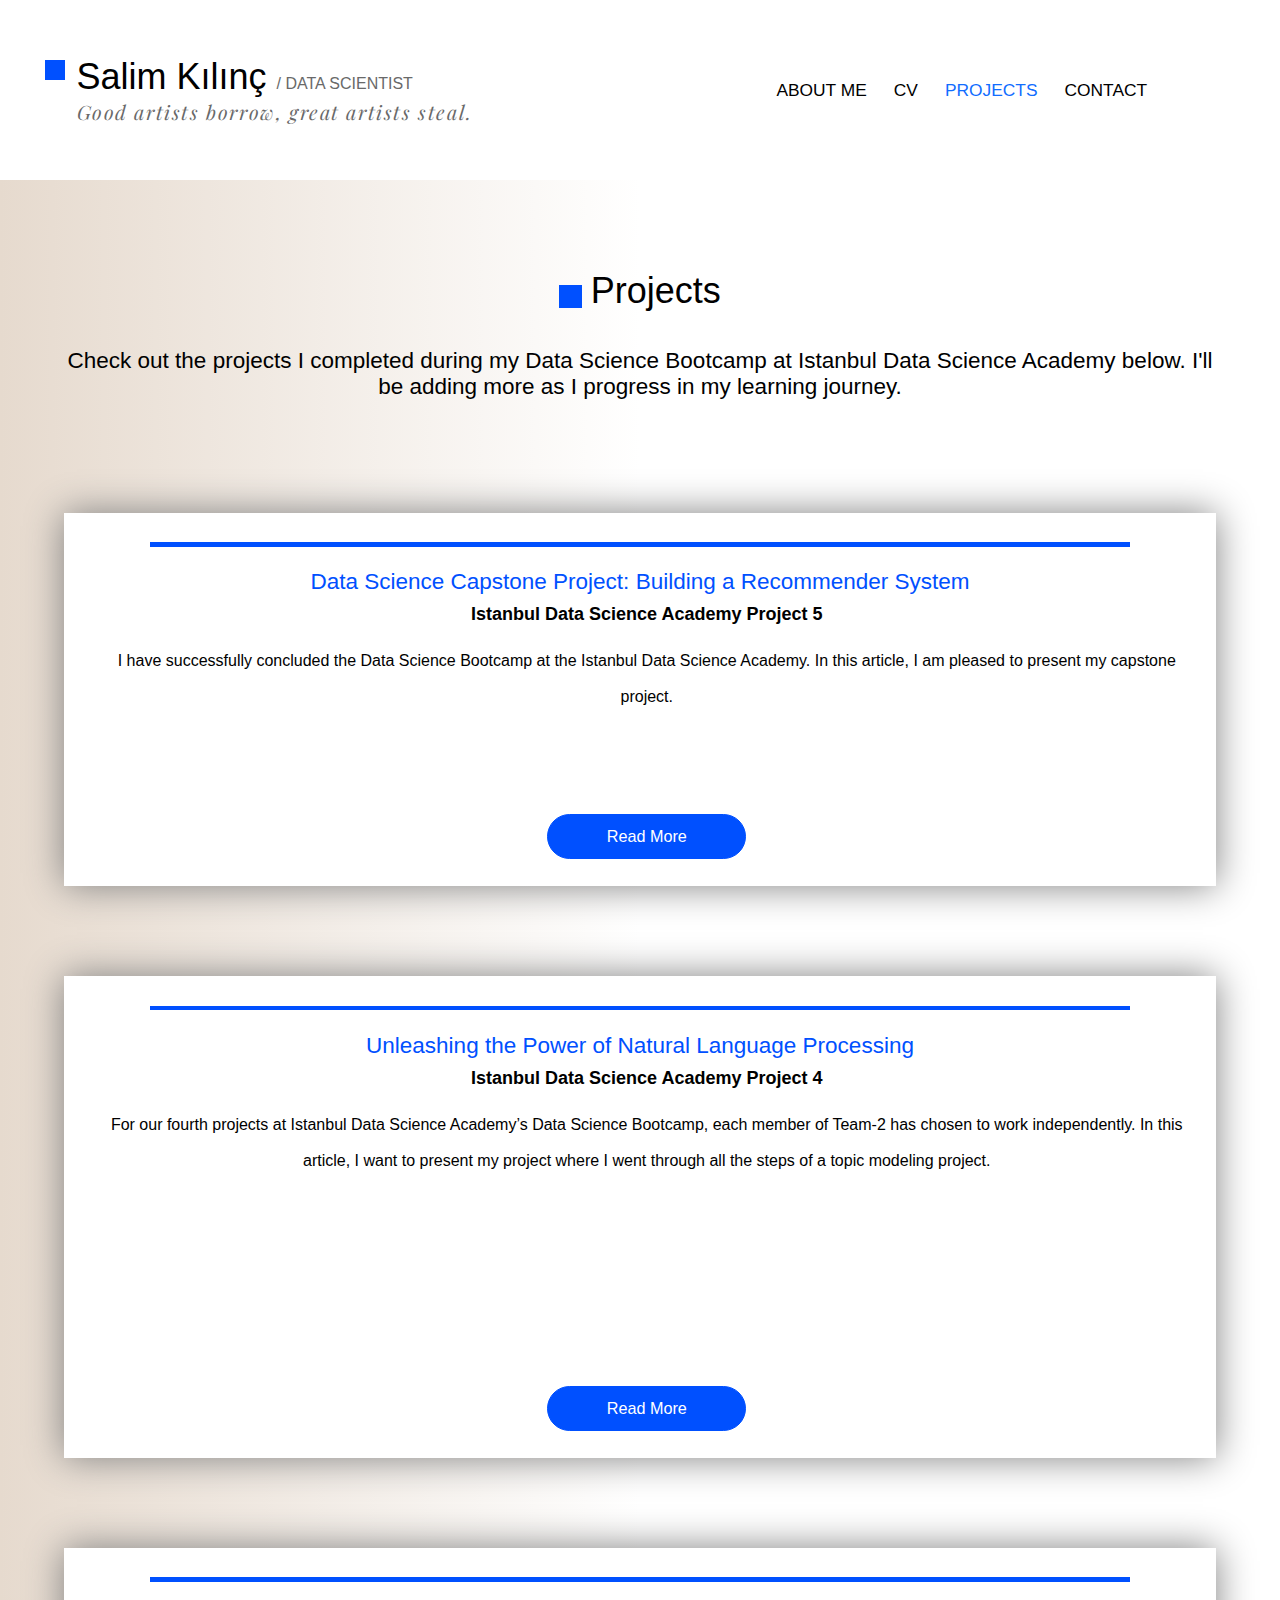
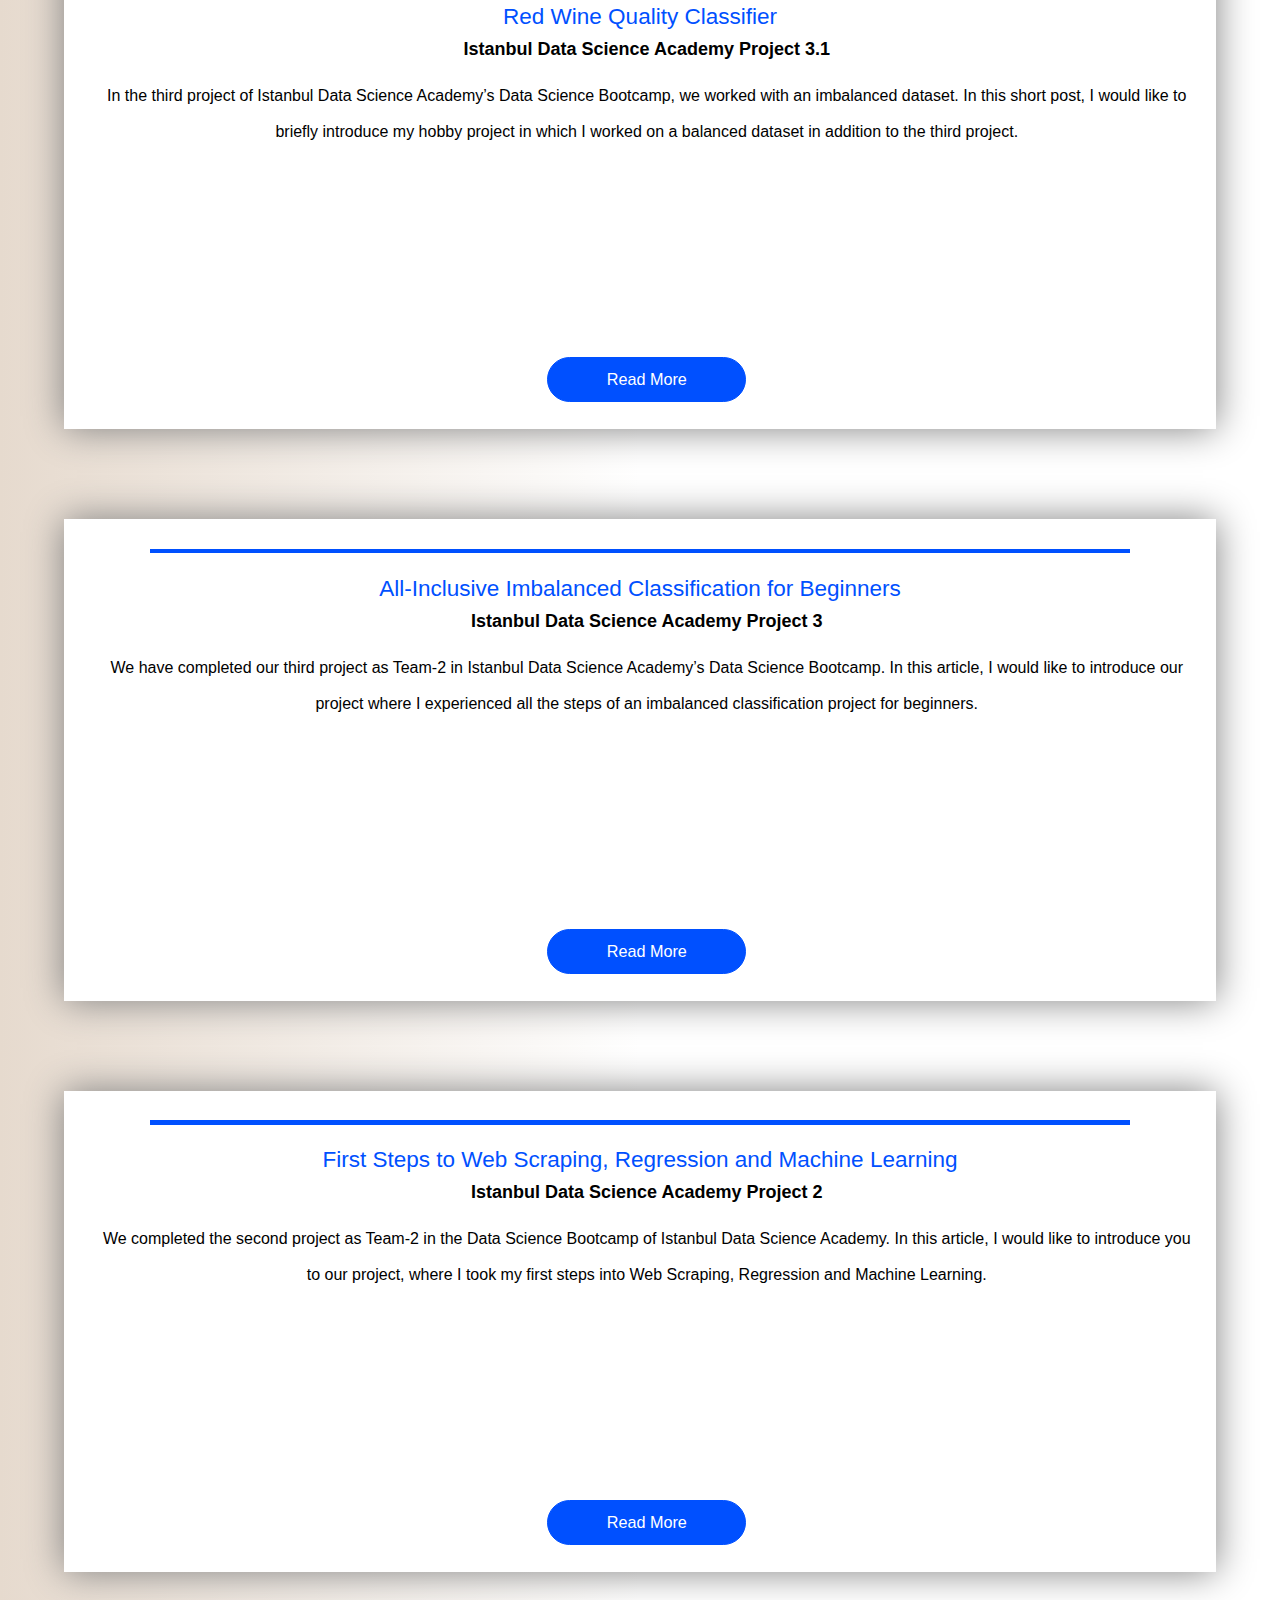
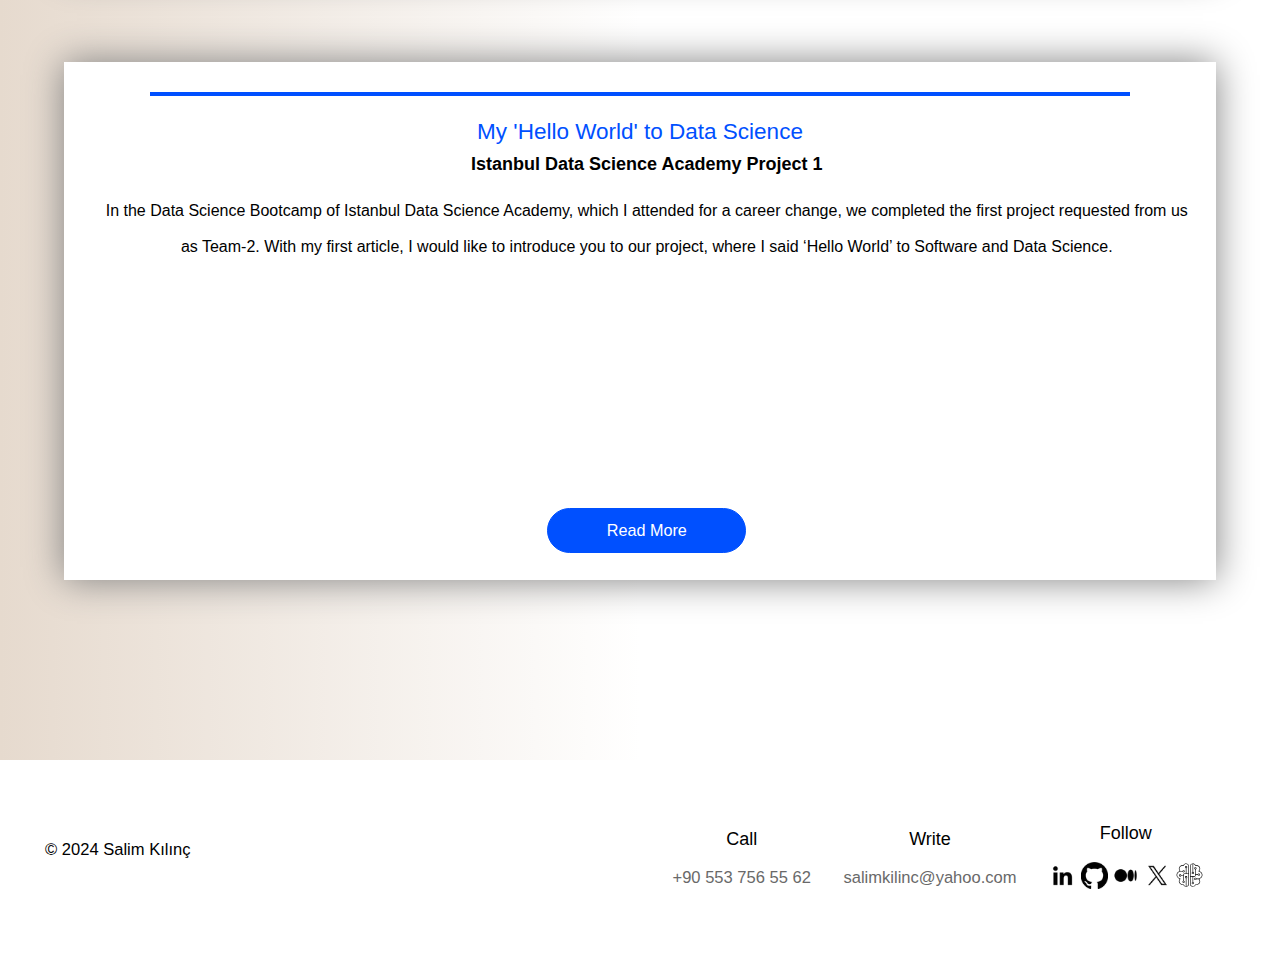
<file: public/projects.html>
<!DOCTYPE html>
<html lang="en">
<head>
    <meta charset="UTF-8">
    <meta name="viewport" content="width=device-width, initial-scale=1.0">
    <title>Projects | SALİM KILINÇ</title>
    <link rel="icon" href="../assets/icons/salimkilinc-icon.svg">
    <link rel="stylesheet" href="../style.css">
    <link href="https://fonts.cdnfonts.com/css/avenir-lt-pro" rel="stylesheet">
    <link href="https://db.onlinewebfonts.com/c/028b4cfdfab5d1049178e9b1eb42f49e?family=Poppins+SemiBold" rel="stylesheet">
    <link rel="preconnect" href="https://fonts.googleapis.com">
    <link rel="preconnect" href="https://fonts.gstatic.com" crossorigin>
    <link href="https://fonts.googleapis.com/css2?family=Playfair+Display:ital,wght@0,400..900;1,400..900&display=swap" rel="stylesheet">
    <style>
        main {
            padding: 10vh;
            padding-left: 25vw;
            padding-right: 25vw;
            display: grid;
        }

        .heading-intro {
            display: flex;
            flex-direction: column;
            align-items: center;
            text-align: center;
        }
        
        .heading {
            display: flex;
        }

        .heading > p {
            margin: 0;
            font-family: "Poppins SemiBold", sans-serif;
            font-size: 4vh;
        }

        .intro > p {
            font-size: 2.5vh;
        }

        .projects {
            display: flex;
            flex-direction: column;
            align-items: center;
            margin-top: 5vh;
            margin-bottom: 5vh;
        }

        .project-box {
            display: grid;
            grid-template-columns: 3fr 2fr;
            grid-template-rows: 1fr;
            margin-top: 5vh;
            margin-bottom: 5vh;
            box-shadow: 0 0 36px 0px grey;
        }

        .inner-box-left {
            background-color: white;
            display: flex;
            flex-direction: column;
        }

        .inner-box-left > p {
            margin-top: 0;
            margin-left: 3.5vh;
            margin-right: 2vh;
        }

        .inner-box-right {
            background-color: white;
            display: flex;
        }

        .project-header {
            display: flex;
            margin-top: 5vh;
        }

        .blue-box-tall {
            height: 7vh;
            width: 2.5vh;
            background-color: #0050ff;
            margin: 2vh;
            margin-left: 0;
            margin-top: 4vh;
        }

        .project-header p {
            margin-bottom: 0;
        }

        .project-link {
            color: #0050ff;
            font-family: "Poppins SemiBold", sans-serif;
            text-decoration: none;
            font-size: 3vh;
        }

        .project-link:hover{
            color: dimgrey;
        }

        .project-id {
            font-weight: bold;
            font-size: 2vh;
        }

        .project-explanation {
            margin-left: 3.5vh;
            margin-right: 2vh;
            height: 22vh;
        }

        .project-explanation > p {
            margin-top: 0;
            margin-bottom: 0;
        }

        .button-div {
            display: flex;
            margin-top: 1vh;
            margin-bottom: 3vh;
            margin-left: 3.5vh;
            margin-right: 2vh;
            justify-content: end;
        }    

        @media (max-width:1410px) {
            main {
                padding-left: 5vw;
                padding-right: 5vw;
            }

            .project-box {
                display: grid;
                grid-template-columns: 1fr;
            }
            
            .inner-box-right {
                display: none;
            }

            .inner-box-left{
                text-align: center;
            }

            .inner-box-left > p {
                margin-top: 1vh;
            }

            .project-header {
                display: flex;
                flex-direction: column;
                margin-top: 1%;
                margin-left: 2.5vw;
                margin-right: 2.5vw;
                align-items: center;
            }

            .project-header p {
                font-size: 2.5vh;
            }

            .blue-box-tall {
                background-color: #0050ff;
                height: 0.5vh;
                width: 90%;
                margin: 0;
                margin-top: 2vh;
            }

            .project-explanation {
                height: 30vh;
            }

            .ds05 {
                height: 18vh;
            }

            .ds01 {
                height: 34vh;
            }
            
            .button-div {
                justify-content: center;
                margin-top: 1vh;
            }
        }

    </style>
</head>
<body>
    <header>
        <div class="header-container">
            <div class="header-item" id="h-first">
                <div class="blue-box"></div>
            </div>
            <div class="header-item" id="h-second">
                <a class="external-link" href="https://www.salimkilinc.com" target="_blank"><p><span class="name">Salim Kılınç </span>/ DATA SCIENTIST</p></a>
            </div>
            <div class="header-item" id="h-third">
                <p>Good artists borrow, great artists steal.</p>
            </div>
            <div class="header-item" id="h-fourth">
                <ul class="menu">
                    <li><a href="../index.html">ABOUT ME</a></li>
                    <li><a href="./cv.html">CV</a></li>
                    <li class="dropdown">
                        <a id="current-page" href="./projects.html">PROJECTS</a>
                        <div class="dropdown-content">
                            <a href="https://www.salimkilinc.com/building-a-recommender-system"  target="_blank">Recommender Systems</a>
                            <a href="https://www.salimkilinc.com/power-of-natural-language-processing"  target="_blank">Natural Language Processing</a>
                            <a href="https://www.salimkilinc.com/red-wine-quality-classifier" target="_blank">Balanced Classification</a>
                            <a href="https://www.salimkilinc.com/all-inclusive-imbalanced-classification" target="_blank">Imbalanced Classification</a>
                            <a href="https://www.salimkilinc.com/web-scraping-and-machine-learning" target="_blank">Web Scraping and Machine Learning</a>
                            <a href="https://www.salimkilinc.com/my-hello-world-to-data-science" target="_blank">My 'Hello World' to Data Science</a>
                        </div>
                    </li>
                    <li><a href="./contact.html">CONTACT</a></li>
                </ul>
            </div>
        </div>
    </header>
    <main>
        <section class="heading-intro">
            <div class="heading">
                <div class="blue-box-large"></div>
                <p>Projects</p>
            </div>
            <div class="intro">
                <p>Check out the projects I completed during my Data Science Bootcamp at Istanbul Data Science Academy below. 
                    I'll be adding more as I progress in my learning journey.</p>
            </div>
        </section>
        <section class="projects">
            <div class="project-box">
                <div class="inner-box-left">
                    <div class="project-header">
                        <div class="blue-box-tall"></div>
                        <a class="project-link" href="https://www.salimkilinc.com/building-a-recommender-system" target="_blank">
                            <p>Data Science Capstone Project: Building a Recommender System</p>
                        </a>
                    </div>
                    <p class="project-id">Istanbul Data Science Academy Project 5</p>
                    <div class="project-explanation ds05">
                        <p style="line-height: 4vh;">I have successfully concluded the Data Science Bootcamp at the Istanbul Data Science Academy. 
                        In this article, I am pleased to present my capstone project.</p>
                    </div>
                    <div class="button-div">
                        <a href="https://www.salimkilinc.com/building-a-recommender-system" target="_blank"><button class="blue-button">Read More</button></a>
                    </div>
                </div>
                <div class="inner-box-right">
                    <img src="../assets/images/wine1.png" style="width: 20vw; height: initial;">
                </div>
            </div>
            <div class="project-box">
                <div class="inner-box-left">
                    <div class="project-header">
                        <div class="blue-box-tall"></div>
                        <a class="project-link" href="https://www.salimkilinc.com/power-of-natural-language-processing" target="_blank">
                            <p>Unleashing the Power of Natural Language Processing</p>
                        </a>
                    </div>
                    <p class="project-id">Istanbul Data Science Academy Project 4</p>
                    <div class="project-explanation ds04">
                        <p style="line-height: 4vh;">For our fourth projects at Istanbul Data Science Academy’s Data Science Bootcamp, each member of Team-2 has chosen to work independently. 
                        In this article, I want to present my project where I went through all the steps of a topic modeling project.</p>
                    </div>
                    <div class="button-div">
                        <a href="https://www.salimkilinc.com/power-of-natural-language-processing" target="_blank"><button class="blue-button">Read More</button></a>
                    </div>
                </div>
                <div class="inner-box-right">
                    <img src="../assets/images/restaurant.png" style="width: 20vw; height: initial;">
                </div>
            </div>
            <div class="project-box">
                <div class="inner-box-left">
                    <div class="project-header">
                        <div class="blue-box-tall"></div>
                        <a class="project-link" href="https://www.salimkilinc.com/red-wine-quality-classifier" target="_blank">
                            <p>Red Wine Quality Classifier</p>
                        </a>
                    </div>
                    <p class="project-id">Istanbul Data Science Academy Project 3.1</p>
                    <div class="project-explanation ds03-1">
                        <p style="line-height: 4vh;">In the third project of Istanbul Data Science Academy’s Data Science Bootcamp, we worked with an imbalanced dataset. 
                            In this short post, I would like to briefly introduce my hobby project in which I worked on a balanced dataset in addition to the third project.</p>
                    </div>
                    <div class="button-div">
                        <a href="https://www.salimkilinc.com/red-wine-quality-classifier" target="_blank"><button class="blue-button">Read More</button></a>
                    </div>
                </div>
                <div class="inner-box-right">
                    <img src="../assets/images/wine2.png" style="width: 20vw; height: initial;">
                </div>
            </div>
            <div class="project-box">
                <div class="inner-box-left">
                    <div class="project-header">
                        <div class="blue-box-tall"></div>
                        <a class="project-link" href="https://www.salimkilinc.com/all-inclusive-imbalanced-classification" target="_blank">
                            <p>All-Inclusive Imbalanced Classification for Beginners</p>
                        </a>
                    </div>
                    <p class="project-id">Istanbul Data Science Academy Project 3</p>
                    <div class="project-explanation ds03">
                        <p style="line-height: 4vh;">We have completed our third project as Team-2 in Istanbul Data Science Academy’s Data Science Bootcamp. 
                            In this article, I would like to introduce our project where I experienced all the steps of an imbalanced classification project for beginners.</p>
                    </div>
                    <div class="button-div">
                        <a href="https://www.salimkilinc.com/all-inclusive-imbalanced-classification" target="_blank"><button class="blue-button">Read More</button></a>
                    </div>
                </div>
                <div class="inner-box-right">
                    <img src="../assets/images/citibike.png" style="width: 20vw; height: initial;">
                </div>
            </div>
            <div class="project-box">
                <div class="inner-box-left">
                    <div class="project-header">
                        <div class="blue-box-tall"></div>
                        <a class="project-link" href="https://www.salimkilinc.com/web-scraping-and-machine-learning" target="_blank">
                            <p>First Steps to Web Scraping, Regression and Machine Learning</p>
                        </a>
                    </div>
                    <p class="project-id">Istanbul Data Science Academy Project 2</p>
                    <div class="project-explanation ds02">
                        <p style="line-height: 4vh;">We completed the second project as Team-2 in the Data Science Bootcamp of Istanbul Data Science Academy. 
                            In this article, I would like to introduce you to our project, where I took my first steps into Web Scraping, Regression and Machine Learning.</p>
                    </div>
                    <div class="button-div">
                        <a href="https://www.salimkilinc.com/web-scraping-and-machine-learning" target="_blank"><button class="blue-button">Read More</button></a>
                    </div>
                </div>
                <div class="inner-box-right">
                    <img src="../assets/images/car.png" style="width: 20vw; height: initial;">
                </div>
            </div>
            <div class="project-box">
                <div class="inner-box-left">
                    <div class="project-header">
                        <div class="blue-box-tall"></div>
                        <a class="project-link" href="https://www.salimkilinc.com/my-hello-world-to-data-science" target="_blank">
                            <p>My 'Hello World' to Data Science</p>
                        </a>
                    </div>
                    <p class="project-id">Istanbul Data Science Academy Project 1</p>
                    <div class="project-explanation ds01">
                        <p style="line-height: 4vh;">In the Data Science Bootcamp of Istanbul Data Science Academy, which I attended for a career change, we completed the first project requested from us as Team-2. 
                            With my first article, I would like to introduce you to our project, where I said ‘Hello World’ to Software and Data Science.</p>
                    </div>
                    <div class="button-div">
                        <a href="https://www.salimkilinc.com/my-hello-world-to-data-science" target="_blank"><button class="blue-button">Read More</button></a>
                    </div>
                </div>
                <div class="inner-box-right">
                    <img src="../assets/images/train.png" style="width: 20vw; height: initial;">
                </div>
            </div>
        </section>
    </main>
    <footer>
        <div class="footer-container">
            <div class="footer-item" id="f-first">
                <p class="copyright">© 2024 Salim Kılınç</p>
            </div>
            <div class="footer-item" id="f-second">
                <div class="call-div">
                    <p class="cwf">Call</p>
                    <a class="external-link" href="tel:+90-553-7565562">+90 553 756 55 62</a>
                </div>
                <div class="write-div">
                    <p class="cwf">Write</p>
                    <a class="external-link" href="mailto:salimkilinc@yahoo.com">salimkilinc@yahoo.com</a>
                </div>
                <div class="follow-div">
                    <p class="cwf">Follow</p>
                    <a class="external-link" href="https://www.linkedin.com/in/salimkilinc/" target="_blank"><img class="follow-icon" src="../assets/icons/linkedin-icon.png" alt="LinkedIn Icon"></a>
                    <a class="external-link" href="https://github.com/salimkilinc" target="_blank"><img class="follow-icon" src="../assets/icons/github-icon.png" alt="GitHub Icon"></a>
                    <a class="external-link" href="https://medium.com/@salimkilinc" target="_blank"><img class="follow-icon" src="../assets/icons/medium-icon-png.webp" alt="Medium Icon"></a>
                    <a class="external-link" href="https://twitter.com/salimkilinc" target="_blank"><img class="follow-icon" src="../assets/icons/x-icon.png" alt="X Icon"></a>
                    <a class="external-link" href="https://www.salimkilinc.com" target="_blank"><img class="follow-icon" src="../assets/icons/salimkilinc-icon.svg" alt="salimkilinc.com Icon"></a>
                </div>
            </div>
        </div>
    </footer>

<script src="https://ajax.googleapis.com/ajax/libs/jquery/3.7.1/jquery.min.js"></script>
<script src="../script.js"></script>
</body>
</html>
</file>
<file: style.css>
body {
    margin: 0;
    font-family: 'Avenir LT Pro', sans-serif;
    font-weight: lighter;
}

header {
    height: auto;
    min-height: 20vh;
}

.external-link {
    color: dimgrey;
    text-decoration: none;
}

/* .external-link:hover{
    color: black;
} */

.blue-button {
    height: 5vh;
    width: fit-content;
    padding-left: 6.5vh;
    padding-right: 6.5vh;
    color: white;
    font-family: 'Avenir LT Pro', sans-serif;
    font-size: 1.8vh;
    font-weight: bolder;
    background-color: #0050ff;
    border-color: #0050ff;
    border-style: solid;
    border-radius: 24px;
    border-width: 0.2vh;
    cursor: pointer;
}

/* .blue-button:hover {
    border-width: 0.3vh;
    color: black;
    background-color: transparent;
} */

.white-button {
    height: 5vh;
    width: fit-content;
    padding-left: 3vh;
    padding-right: 3vh;
    color: black;
    font-family: 'Avenir LT Pro', sans-serif;
    font-size: 1.8vh;
    font-weight: bolder;
    background-color: white;
    border-color: black;
    border-style: solid;
    border-radius: 24px;
    border-width: 0.2vh;
    cursor: pointer;
}

/* .white-button:hover {
    color: white;
    background-color: #0050ff;
    border-color: #0050ff;
} */

.header-container {
    height: 100%;
    min-height: 20vh;
    margin-left: 5vh;
    margin-right: 5vh;
    display: grid;
    grid-template-rows: auto auto;
    grid-template-columns: 3.5vh auto auto;
}

.header-item > p {
    margin: 0;
    font-size: 2.21vh;
}

#h-first {
    display: flex;
    align-items: end;
}

      
.blue-box {
    background-color: #0050ff;
    height: 2.21vh;
    width: 2.21vh;
    margin-bottom: 2vh;
}

.blue-box-large {
    height: 2.5vh;
    width: 2.5vh;
    background-color: #0050ff;
    margin-bottom: 2vh;
    margin-top: 1.7vh;
    margin-right: 1vh;
}

#h-second {
    display: flex;
    align-items: end;
}

#h-second p {
    margin: 0;
}

.name {
    color: black;
    font-family: "Poppins SemiBold", sans-serif;
    font-size: 4vh;
}

#h-third {
    color: dimgray;
    font-family: "Playfair Display", serif;
    font-size: 2.21vh;
    font-style: italic;
    letter-spacing: 0.08em;
    grid-row-start: 2;
    grid-column-start: 2;
}




#h-fourth {
    display: flex;
    justify-content: space-evenly;
    align-items: center;
    grid-area: 1 / 3 / 3 / 4;
}

.menu {
    margin: 0;
    display: flex;
    flex-wrap: wrap;
    gap: 3vh;
    list-style-type: none;
}

.menu a {
    color: black;
    text-decoration: none;
    font-size: 1.93vh;
}

/* .menu a:hover {
    color: #116dff;
} */

#current-page {
    color: #116dff;
}

.dropdown {
    position: relative;
}

.dropdown-content {
    display: none;
    position: absolute;
    background-color: transparent;
    min-width: 280px;
    z-index: 1;
}

.dropdown-content a {
    padding: 16px 16px;
    display: block;
    text-align: left;
}





main {
    background: linear-gradient(to right, #e6dace 0%, rgba(255, 255, 255, 0.6) 50%, rgba(255, 255, 255, 0.6) 100%);
    min-height: auto;
}

footer {
    height: auto;
    padding-bottom: 3vh;
}

.footer-container {
    font-size: 1.84vh;
    height: 100%;
    min-height: 20vh;
    margin-left: 5vh;
    margin-right: 5vh;
    display: grid;
    grid-template-rows: auto;
    grid-template-columns: 1fr 1fr;
}

#f-first {
    display: flex;
    align-items: center;
}

#f-second {
    grid-column-start: 2;
    display: flex;
    flex-wrap: wrap;
    justify-content: space-evenly;
    align-items: center;
}

p[class="cwf"] {
    font-size: 2vh;
    font-weight: bolder;
}

.call-div, .write-div, .follow-div {
    text-align: center;
}

.follow-icon {
    height: 3vh;
}

@media (max-width:800px) {
    .header-container {
        display: flex;
        flex-direction: column;
        justify-content: space-around;
    }

    #h-first {
        justify-content: center;
    }
    
    .blue-box {
        height: 0.5vh;
        width: 100vw;
        margin-bottom: 0;
    }
    
    #h-second {
        justify-content: center;
    }

    .name {
        font-size: 3.3vh;
    }

    #h-third {
        display: flex;
        justify-content: center;
        margin-bottom: 2vh;
    }

    #h-third > p {
        letter-spacing: normal;
        font-size: 4.5vw;
    }

    #h-fourth {
        display: flex;
        margin-bottom: 2vh;
    }

    .menu {
        gap: 3.5vw;
        transform: translate(-5%, -50%);
    }

    .menu a {
        font-size: 3.5vw;
    }

    footer {
        background-color: aliceblue;
    }
}
</file>
